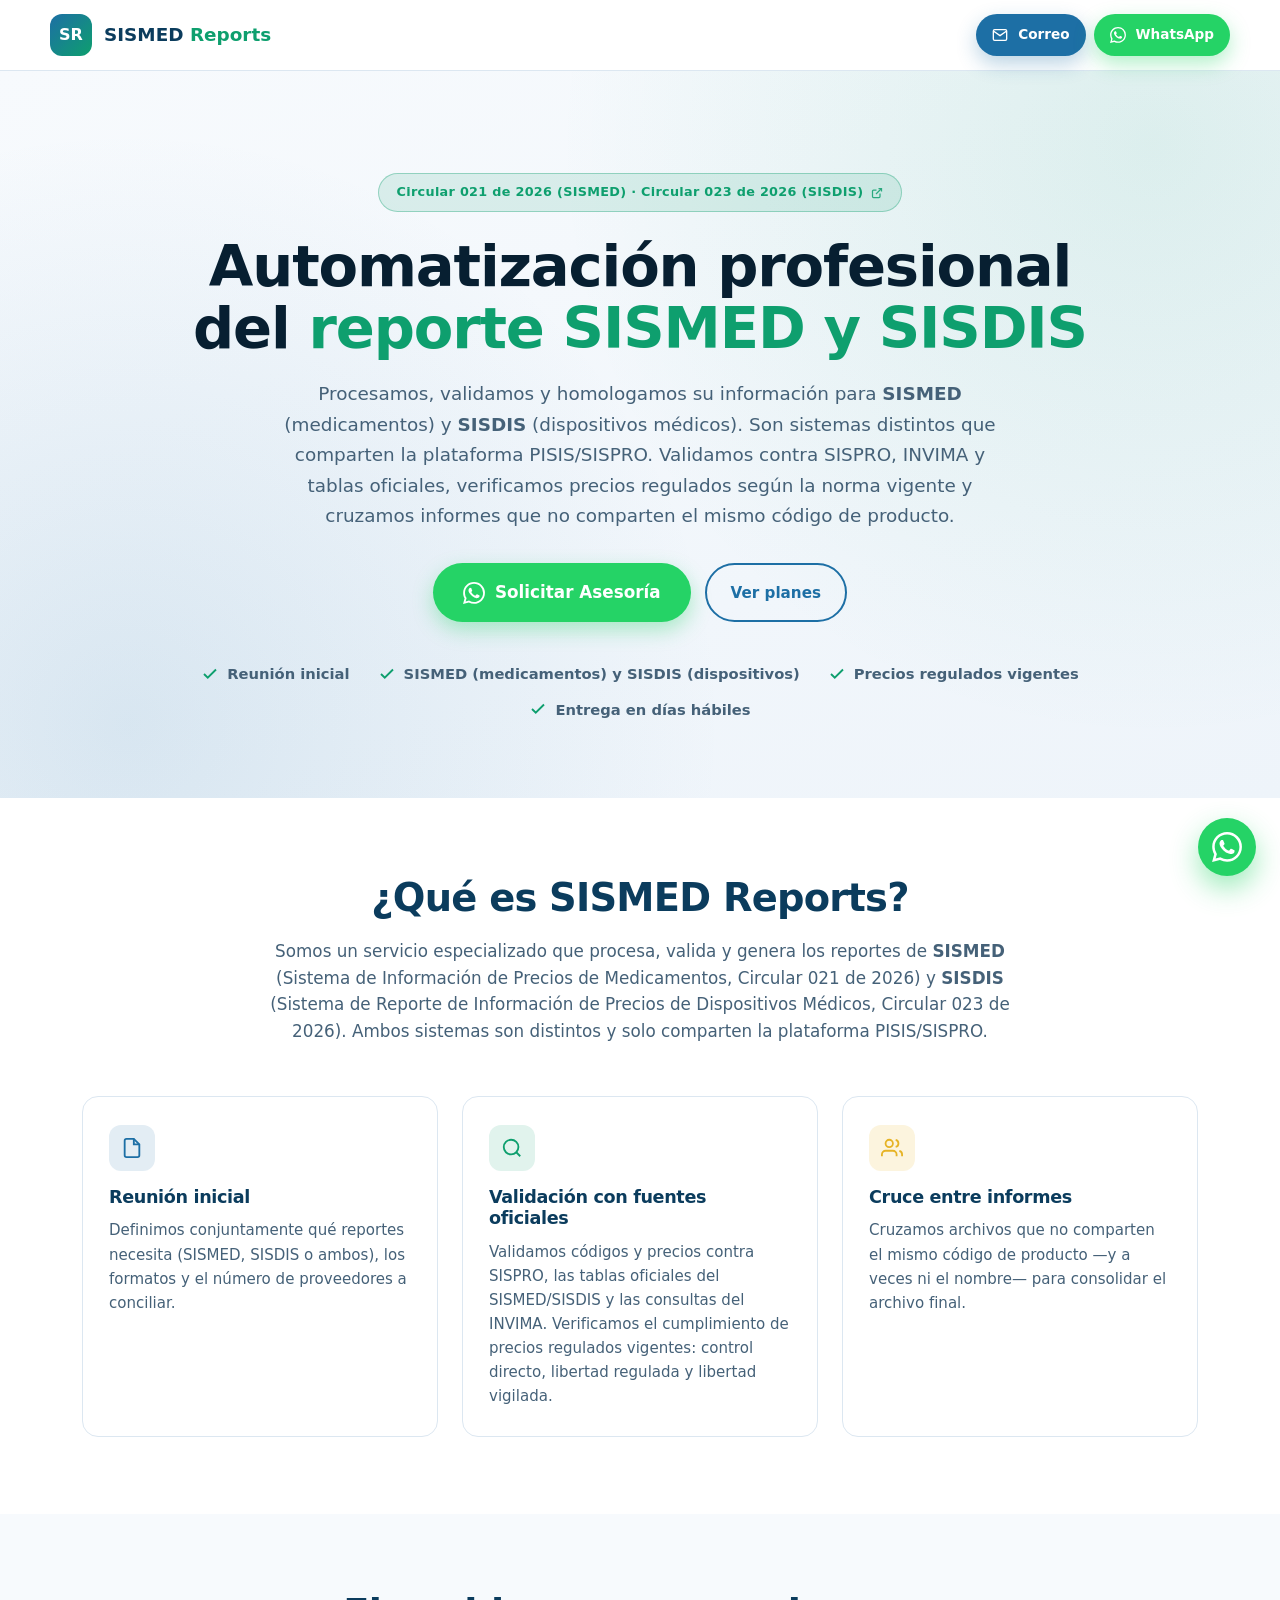
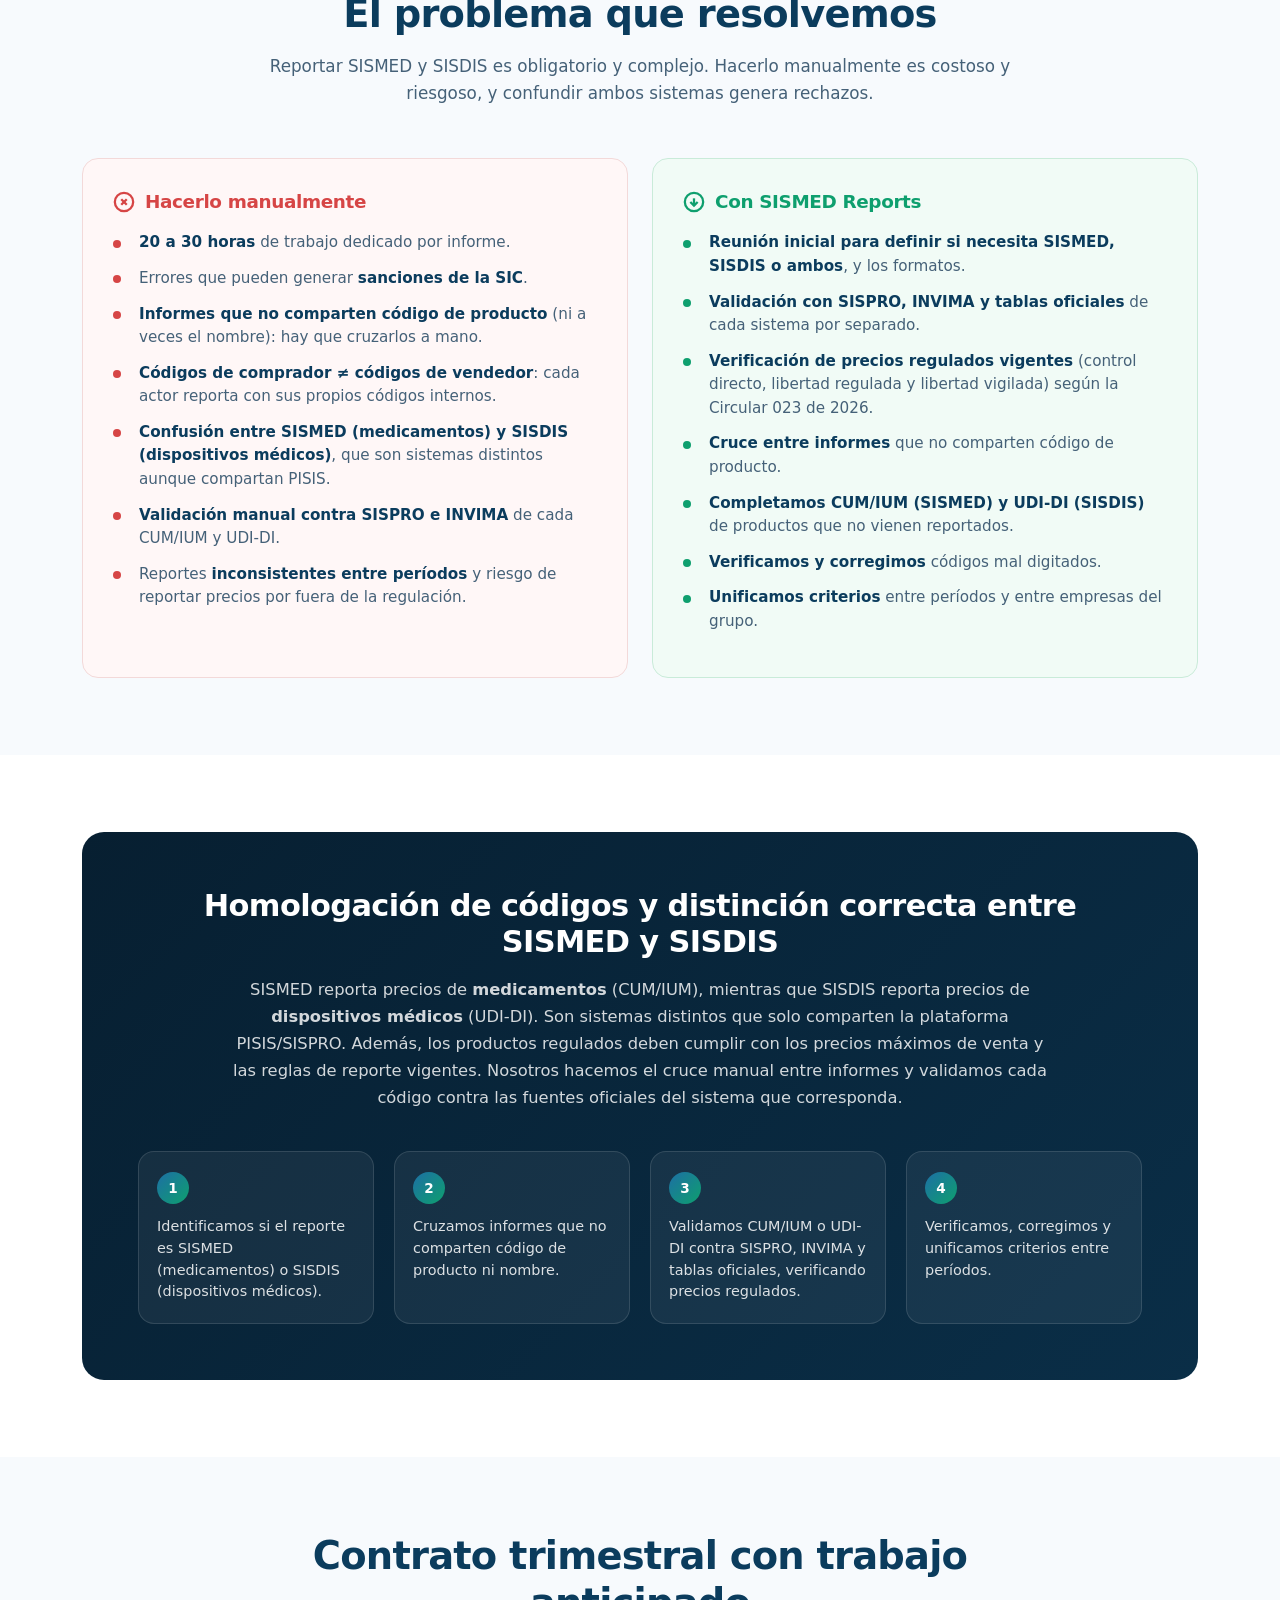
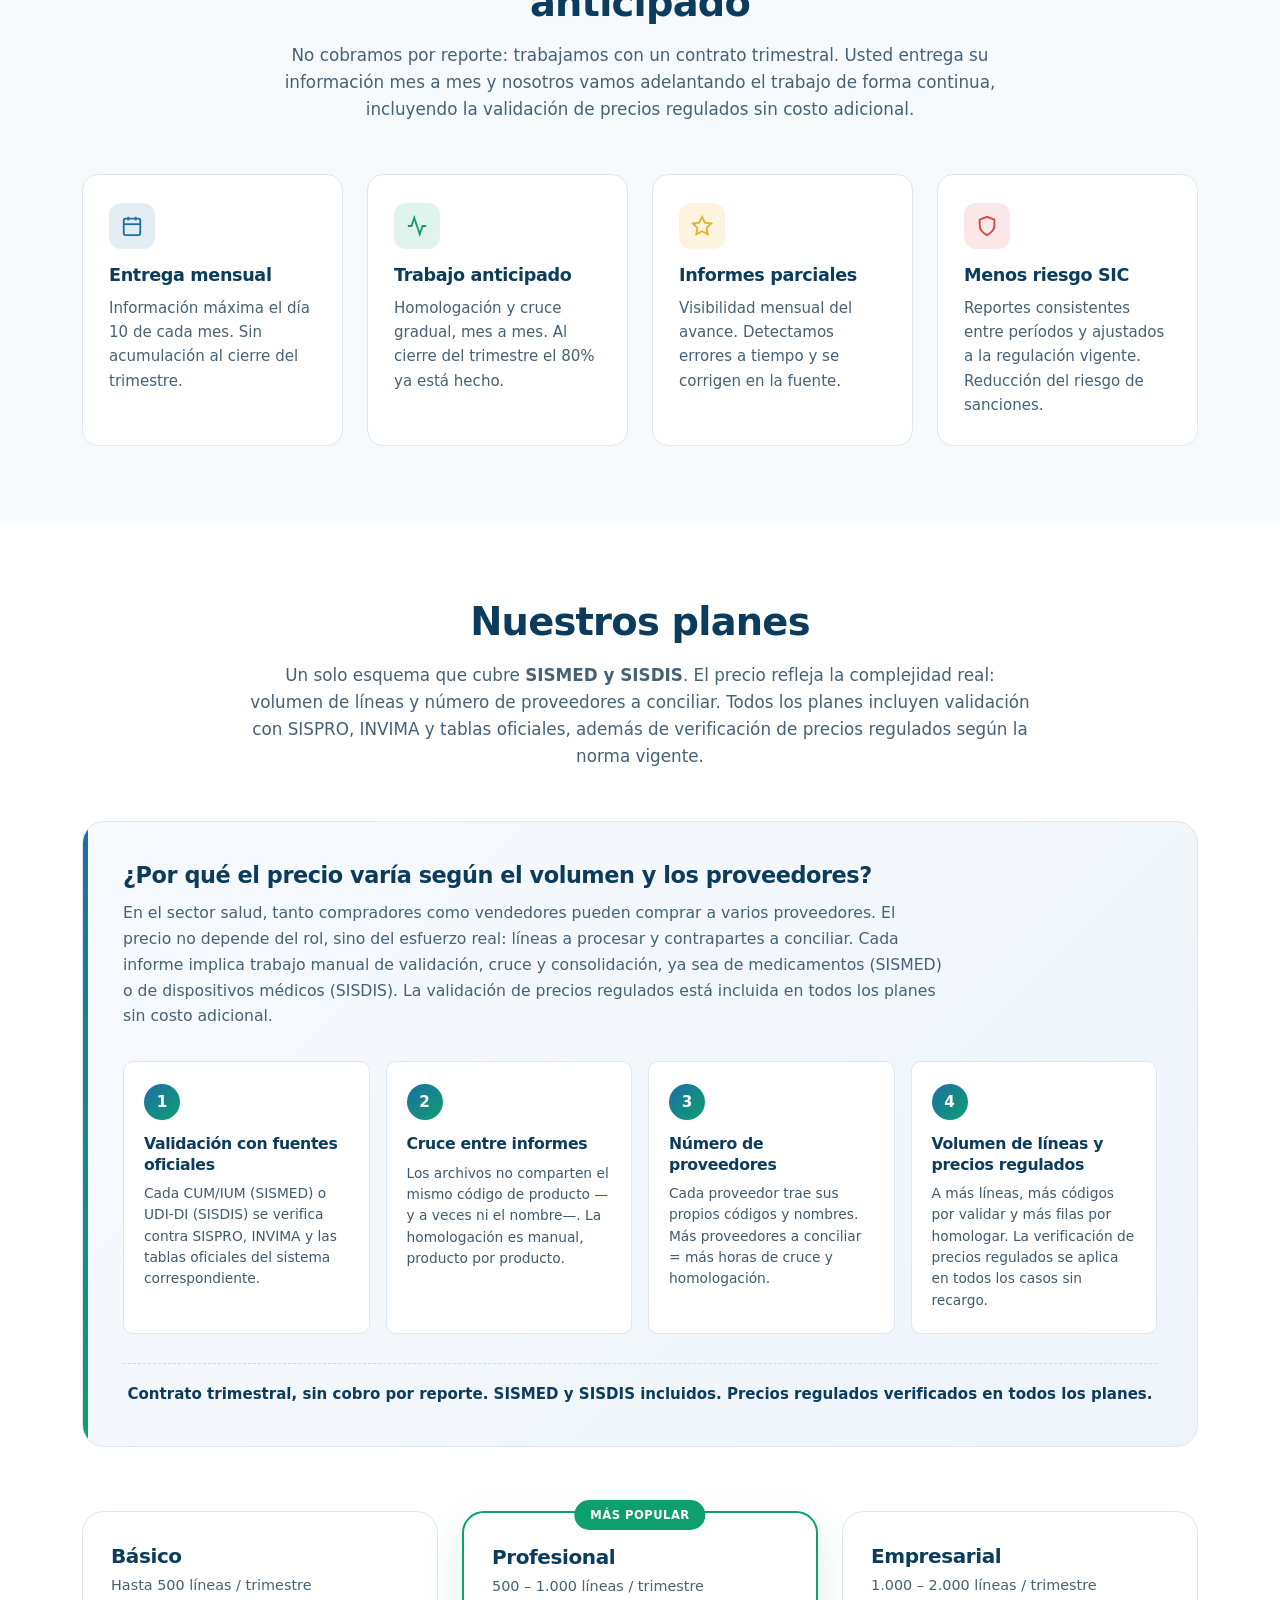
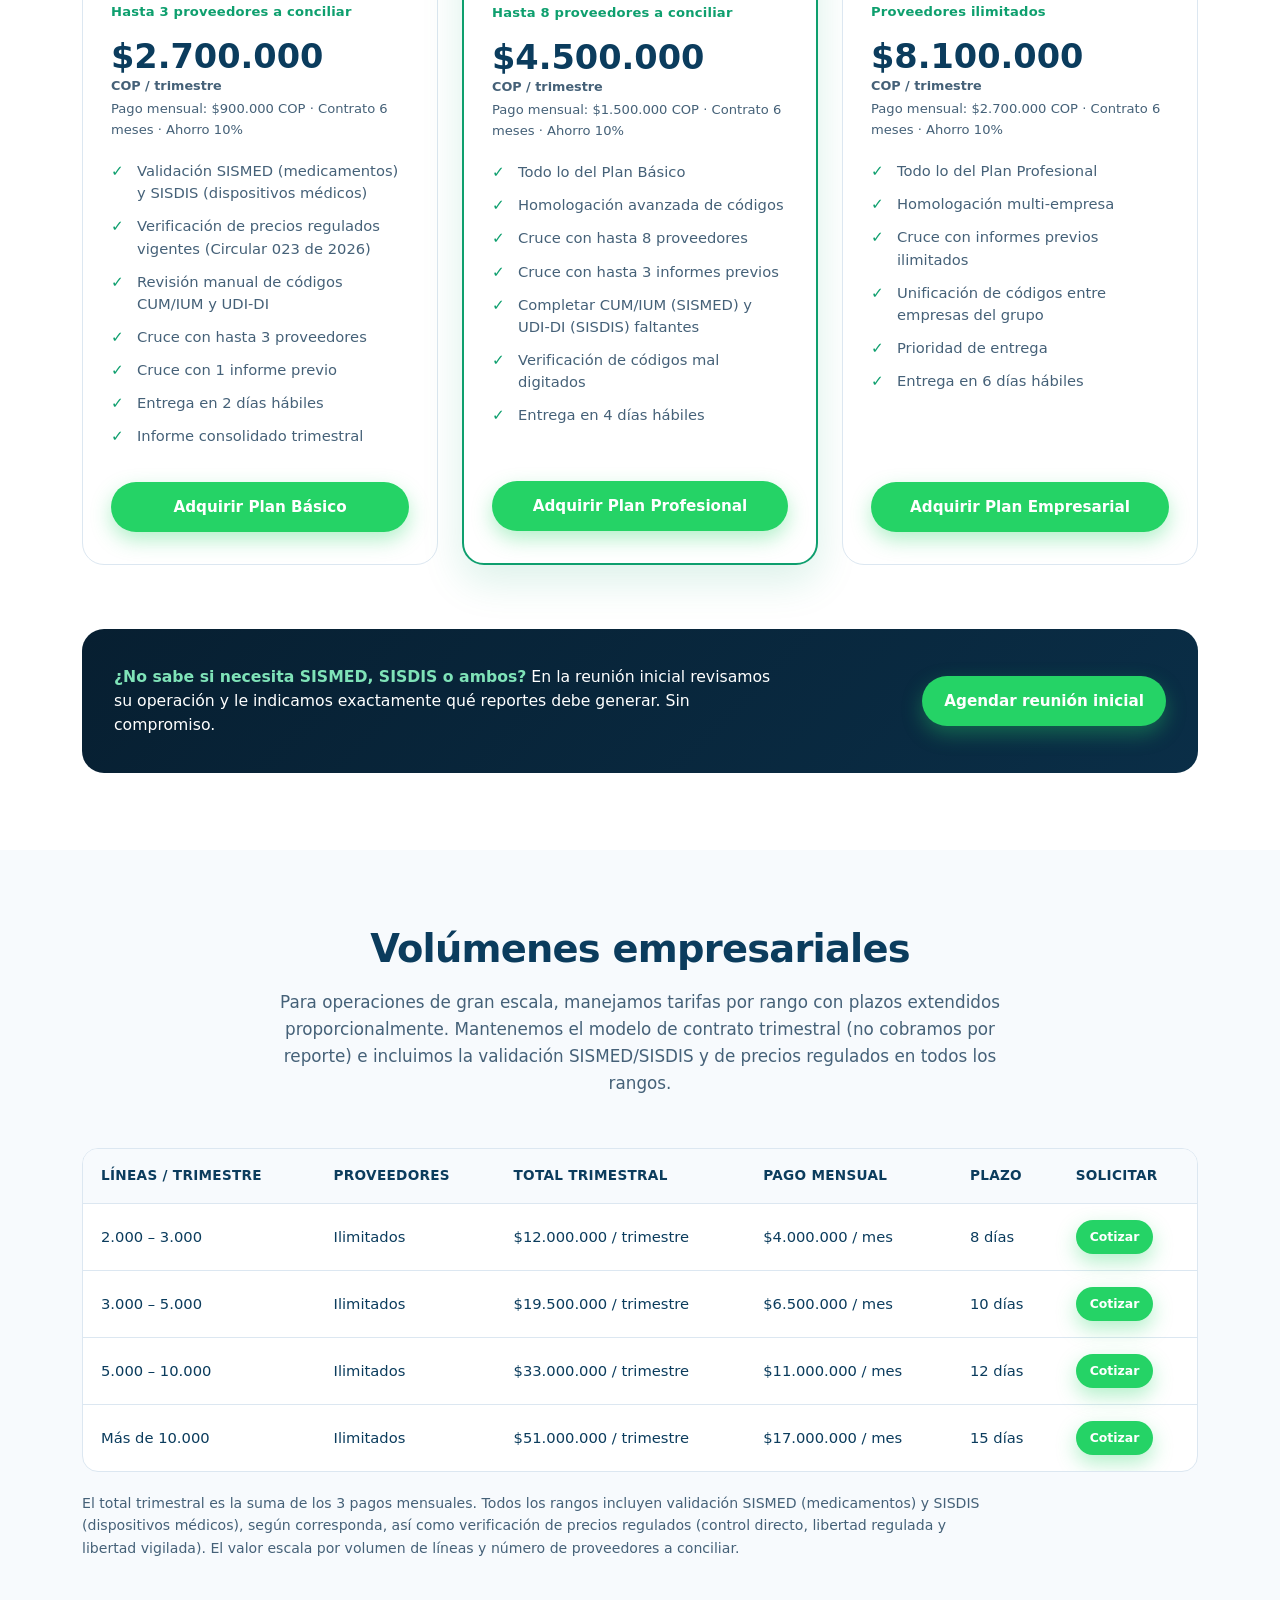
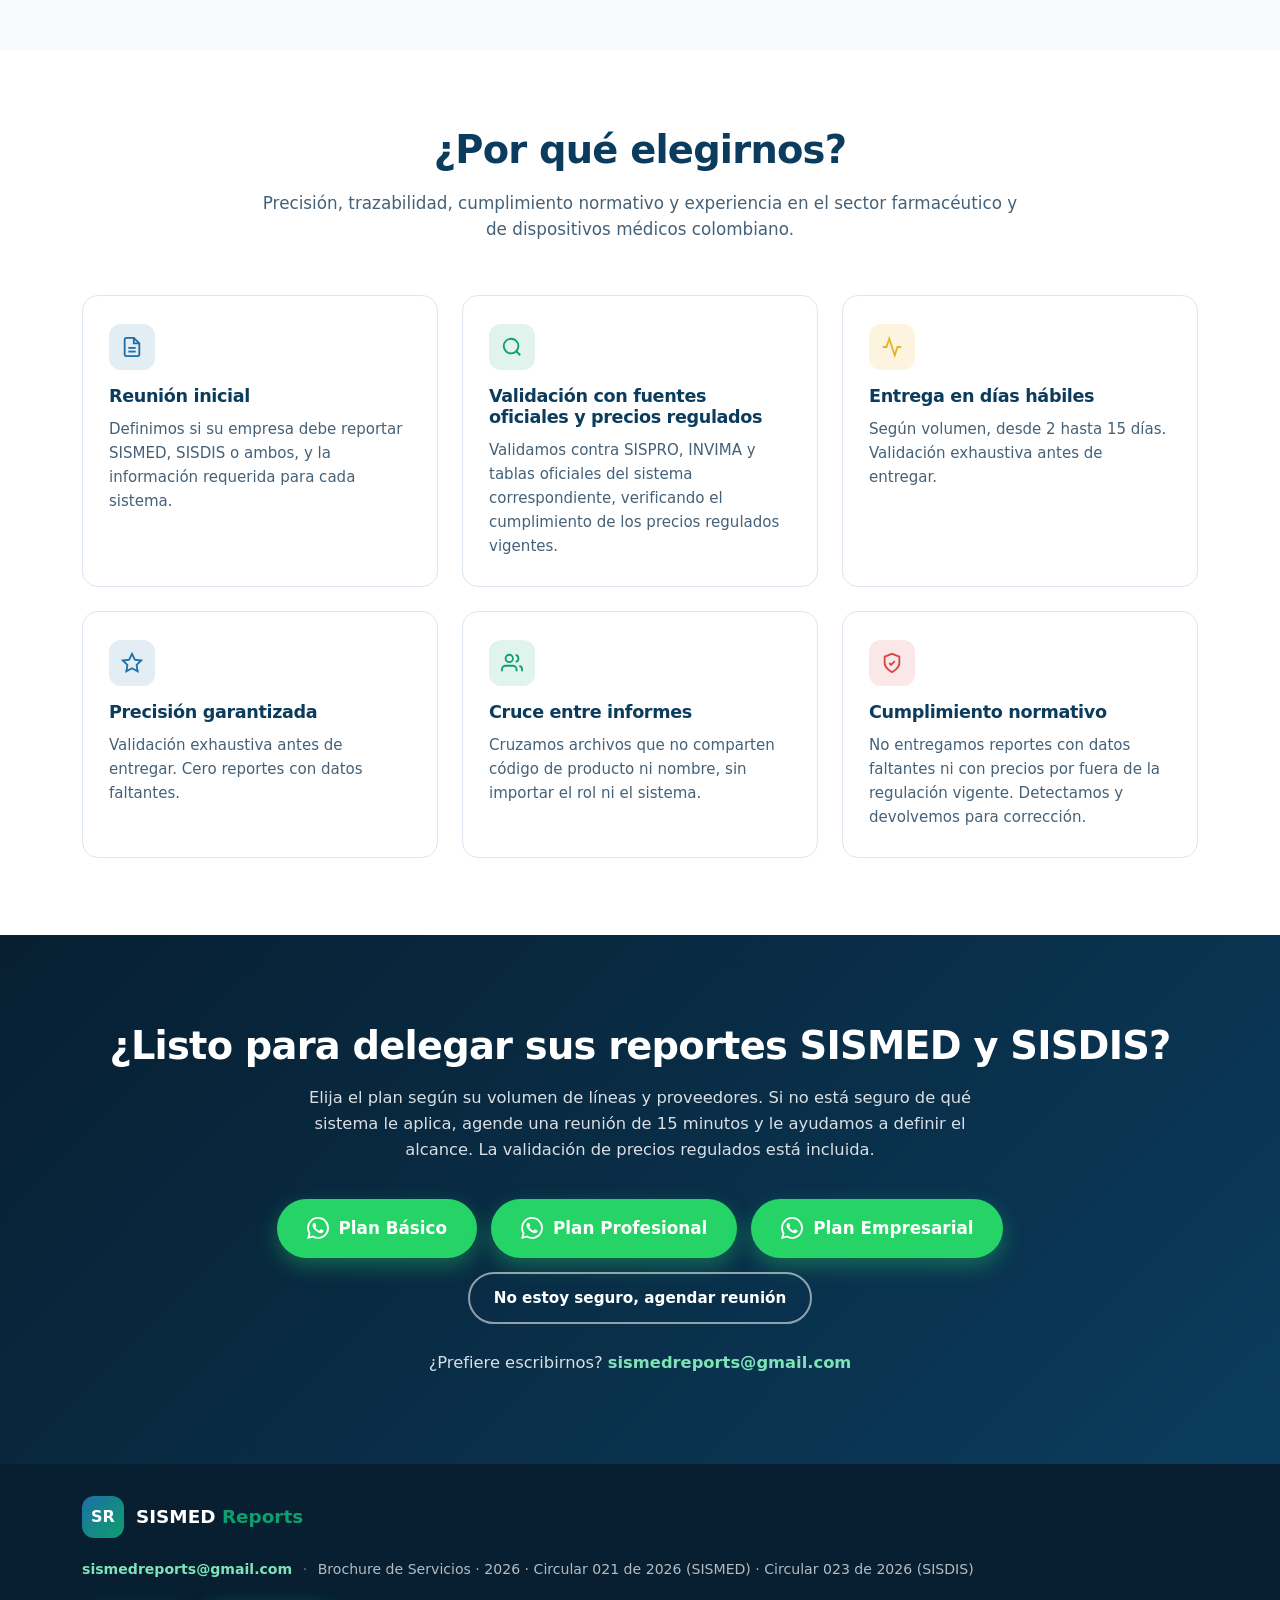
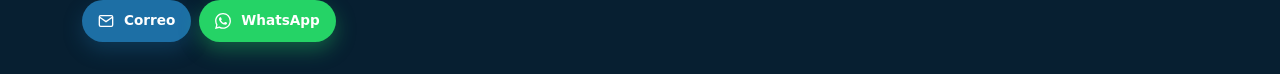
<file: index.html>
<!doctype html>
<html lang="es">
  <head>
    <meta charset="UTF-8" />
    <meta name="viewport" content="width=device-width, initial-scale=1.0" />
    <title>SISMED Reports — Automatización profesional del reporte SISMED y SISDIS</title>
    <meta
      name="description"
      content="Procesamos, validamos y generamos su reporte SISMED (medicamentos) y SISDIS (dispositivos médicos) bajo las Circulares 021 y 023 de 2026. Ambos sistemas comparten la plataforma PISIS/SISPRO. Validación de precios regulados y entrega en días hábiles." />
    <link href="style.css" rel="stylesheet" />
  </head>
  <body>
    <!-- ============ HEADER ============ -->
    <header class="header">
      <div class="container header-inner">
        <div class="logo">
          <div class="logo-mark">SR</div>
          <div>
            SISMED
            <span>Reports</span>
          </div>
        </div>
        <div class="header-actions">
          <a
            class="btn-mail btn-mail-sm"
            href="mailto:sismedreports@gmail.com?subject=Informaci%C3%B3n%20sobre%20SISMED%20Reports"
            aria-label="Enviar correo a SISMED Reports">
            <svg viewBox="0 0 24 24" fill="none" stroke="currentColor" stroke-width="2">
              <rect x="2" y="4" width="20" height="16" rx="2"></rect>
              <polyline points="22,6 12,13 2,6"></polyline>
            </svg>
            Correo
          </a>
          <a
            class="btn-wa btn-wa-sm"
            href="https://wa.me/573134289653?text=Hola%2C%20quiero%20informaci%C3%B3n%20sobre%20SISMED%20Reports"
            target="_blank"
            rel="noopener">
            <svg viewBox="0 0 24 24" fill="currentColor">
              <path
                d="M17.472 14.382c-.297-.149-1.758-.867-2.03-.967-.273-.099-.471-.148-.67.15-.197.297-.767.966-.94 1.164-.173.199-.347.223-.644.075-.297-.15-1.255-.463-2.39-1.475-.883-.788-1.48-1.761-1.653-2.059-.173-.297-.018-.458.13-.606.134-.133.298-.347.446-.52.149-.174.198-.298.298-.497.099-.198.05-.371-.025-.52-.075-.149-.669-1.612-.916-2.207-.242-.579-.487-.5-.669-.51l-.57-.01c-.198 0-.52.074-.792.372-.272.297-1.04 1.016-1.04 2.479 0 1.462 1.065 2.875 1.213 3.074.149.198 2.096 3.2 5.077 4.487.709.306 1.262.489 1.694.625.712.227 1.36.195 1.871.118.571-.085 1.758-.719 2.006-1.413.248-.694.248-1.289.173-1.413-.074-.124-.272-.198-.57-.347m-5.421 7.403h-.004a9.87 9.87 0 01-5.031-1.378l-.361-.214-3.741.982.998-3.648-.235-.374a9.86 9.86 0 01-1.51-5.26c.001-5.45 4.436-9.884 9.888-9.884 2.64 0 5.122 1.03 6.988 2.898a9.825 9.825 0 012.893 6.994c-.003 5.45-4.437 9.884-9.885 9.884m8.413-18.297A11.815 11.815 0 0012.05 0C5.495 0 .16 5.335.157 11.892c0 2.096.547 4.142 1.588 5.945L.057 24l6.305-1.654a11.882 11.882 0 005.683 1.448h.005c6.554 0 11.89-5.335 11.893-11.893a11.821 11.821 0 00-3.48-8.413z"></path>
            </svg>
            WhatsApp
          </a>
        </div>
      </div>
    </header>

    <!-- ============ HERO ============ -->
    <section class="hero">
      <div class="container">
        <a
          class="badge badge-link"
          href="https://www.minsalud.gov.co/salud/medicamentos-y-tecnologias/Paginas/medicamentos-regulacion-precios.aspx"
          target="_blank"
          rel="noopener">
          Circular 021 de 2026 (SISMED) · Circular 023 de 2026 (SISDIS)
          <svg width="12" height="12" viewBox="0 0 24 24" fill="none" stroke="currentColor" stroke-width="2.5">
            <path d="M18 13v6a2 2 0 01-2 2H5a2 2 0 01-2-2V8a2 2 0 012-2h6"></path>
            <polyline points="15 3 21 3 21 9"></polyline>
            <line x1="10" y1="14" x2="21" y2="3"></line>
          </svg>
        </a>
        <h1>
          Automatización profesional del
          <em>reporte SISMED y SISDIS</em>
        </h1>
        <p class="sub">
          Procesamos, validamos y homologamos su información para <strong>SISMED</strong> (medicamentos) y <strong>SISDIS</strong> (dispositivos médicos). Son
          sistemas distintos que comparten la plataforma PISIS/SISPRO. Validamos contra SISPRO, INVIMA y tablas oficiales, verificamos precios regulados según la
          norma vigente y cruzamos informes que no comparten el mismo código de producto.
        </p>
        <div class="hero-actions">
          <a
            class="btn-wa btn-wa-lg"
            href="https://wa.me/573134289653?text=Hola%2C%20quiero%20agendar%20una%20asesor%C3%ADa%20para%20el%20reporte%20SISMED%20o%20SISDIS"
            target="_blank"
            rel="noopener">
            <svg viewBox="0 0 24 24" fill="currentColor">
              <path
                d="M17.472 14.382c-.297-.149-1.758-.867-2.03-.967-.273-.099-.471-.148-.67.15-.197.297-.767.966-.94 1.164-.173.199-.347.223-.644.075-.297-.15-1.255-.463-2.39-1.475-.883-.788-1.48-1.761-1.653-2.059-.173-.297-.018-.458.13-.606.134-.133.298-.347.446-.52.149-.174.198-.298.298-.497.099-.198.05-.371-.025-.52-.075-.149-.669-1.612-.916-2.207-.242-.579-.487-.5-.669-.51l-.57-.01c-.198 0-.52.074-.792.372-.272.297-1.04 1.016-1.04 2.479 0 1.462 1.065 2.875 1.213 3.074.149.198 2.096 3.2 5.077 4.487.709.306 1.262.489 1.694.625.712.227 1.36.195 1.871.118.571-.085 1.758-.719 2.006-1.413.248-.694.248-1.289.173-1.413-.074-.124-.272-.198-.57-.347m-5.421 7.403h-.004a9.87 9.87 0 01-5.031-1.378l-.361-.214-3.741.982.998-3.648-.235-.374a9.86 9.86 0 01-1.51-5.26c.001-5.45 4.436-9.884 9.888-9.884 2.64 0 5.122 1.03 6.988 2.898a9.825 9.825 0 012.893 6.994c-.003 5.45-4.437 9.884-9.885 9.884m8.413-18.297A11.815 11.815 0 0012.05 0C5.495 0 .16 5.335.157 11.892c0 2.096.547 4.142 1.588 5.945L.057 24l6.305-1.654a11.882 11.882 0 005.683 1.448h.005c6.554 0 11.89-5.335 11.893-11.893a11.821 11.821 0 00-3.48-8.413z"></path>
            </svg>
            Solicitar Asesoría
          </a>
          <a class="btn-outline" href="#planes">Ver planes</a>
        </div>
        <div class="hero-trust">
          <div>
            <svg viewBox="0 0 24 24" fill="none" stroke="currentColor" stroke-width="2.5"><polyline points="20 6 9 17 4 12"></polyline></svg>
            Reunión inicial
          </div>
          <div>
            <svg viewBox="0 0 24 24" fill="none" stroke="currentColor" stroke-width="2.5"><polyline points="20 6 9 17 4 12"></polyline></svg>
            SISMED (medicamentos) y SISDIS (dispositivos)
          </div>
          <div>
            <svg viewBox="0 0 24 24" fill="none" stroke="currentColor" stroke-width="2.5"><polyline points="20 6 9 17 4 12"></polyline></svg>
            Precios regulados vigentes
          </div>
          <div>
            <svg viewBox="0 0 24 24" fill="none" stroke="currentColor" stroke-width="2.5"><polyline points="20 6 9 17 4 12"></polyline></svg>
            Entrega en días hábiles
          </div>
        </div>
      </div>
    </section>

    <!-- ============ QUÉ ES ============ -->
    <section>
      <div class="container">
        <div class="section-title">
          <h2>¿Qué es SISMED Reports?</h2>
          <p>
            Somos un servicio especializado que procesa, valida y genera los reportes de <strong>SISMED</strong> (Sistema de Información de Precios de
            Medicamentos, Circular 021 de 2026) y <strong>SISDIS</strong> (Sistema de Reporte de Información de Precios de Dispositivos Médicos, Circular 023 de
            2026). Ambos sistemas son distintos y solo comparten la plataforma PISIS/SISPRO.
          </p>
        </div>
        <div class="grid-3">
          <div class="card">
            <div class="icon icon-blue">
              <svg viewBox="0 0 24 24" fill="none" stroke="currentColor" stroke-width="2">
                <path d="M14 2H6a2 2 0 00-2 2v16a2 2 0 002 2h12a2 2 0 002-2V8z"></path>
                <polyline points="14 2 14 8 20 8"></polyline>
              </svg>
            </div>
            <h3>Reunión inicial</h3>
            <p>Definimos conjuntamente qué reportes necesita (SISMED, SISDIS o ambos), los formatos y el número de proveedores a conciliar.</p>
          </div>
          <div class="card">
            <div class="icon icon-green">
              <svg viewBox="0 0 24 24" fill="none" stroke="currentColor" stroke-width="2">
                <circle cx="11" cy="11" r="8"></circle>
                <line x1="21" y1="21" x2="16.65" y2="16.65"></line>
              </svg>
            </div>
            <h3>Validación con fuentes oficiales</h3>
            <p>
              Validamos códigos y precios contra SISPRO, las tablas oficiales del SISMED/SISDIS y las consultas del INVIMA. Verificamos el cumplimiento de
              precios regulados vigentes: control directo, libertad regulada y libertad vigilada.
            </p>
          </div>
          <div class="card">
            <div class="icon icon-gold">
              <svg viewBox="0 0 24 24" fill="none" stroke="currentColor" stroke-width="2">
                <path d="M17 21v-2a4 4 0 00-4-4H5a4 4 0 00-4 4v2"></path>
                <circle cx="9" cy="7" r="4"></circle>
                <path d="M23 21v-2a4 4 0 00-3-3.87"></path>
                <path d="M16 3.13a4 4 0 010 7.75"></path>
              </svg>
            </div>
            <h3>Cruce entre informes</h3>
            <p>Cruzamos archivos que no comparten el mismo código de producto —y a veces ni el nombre— para consolidar el archivo final.</p>
          </div>
        </div>
      </div>
    </section>

    <!-- ============ PROBLEMA / SOLUCIÓN ============ -->
    <section class="alt">
      <div class="container">
        <div class="section-title">
          <h2>El problema que resolvemos</h2>
          <p>Reportar SISMED y SISDIS es obligatorio y complejo. Hacerlo manualmente es costoso y riesgoso, y confundir ambos sistemas genera rechazos.</p>
        </div>
        <div class="two-col">
          <div class="panel panel-problema">
            <h3>
              <svg width="22" height="22" viewBox="0 0 24 24" fill="none" stroke="currentColor" stroke-width="2.5">
                <circle cx="12" cy="12" r="10"></circle>
                <line x1="15" y1="9" x2="9" y2="15"></line>
                <line x1="9" y1="9" x2="15" y2="15"></line>
              </svg>
              Hacerlo manualmente
            </h3>
            <ul>
              <li><strong>20 a 30 horas</strong> de trabajo dedicado por informe.</li>
              <li>Errores que pueden generar <strong>sanciones de la SIC</strong>.</li>
              <li><strong>Informes que no comparten código de producto</strong> (ni a veces el nombre): hay que cruzarlos a mano.</li>
              <li><strong>Códigos de comprador ≠ códigos de vendedor</strong>: cada actor reporta con sus propios códigos internos.</li>
              <li><strong>Confusión entre SISMED (medicamentos) y SISDIS (dispositivos médicos)</strong>, que son sistemas distintos aunque compartan PISIS.</li>
              <li><strong>Validación manual contra SISPRO e INVIMA</strong> de cada CUM/IUM y UDI-DI.</li>
              <li>Reportes <strong>inconsistentes entre períodos</strong> y riesgo de reportar precios por fuera de la regulación.</li>
            </ul>
          </div>
          <div class="panel panel-solucion">
            <h3>
              <svg width="22" height="22" viewBox="0 0 24 24" fill="none" stroke="currentColor" stroke-width="2.5">
                <circle cx="12" cy="12" r="10"></circle>
                <polyline points="16 12 12 16 8 12"></polyline>
                <line x1="12" y1="8" x2="12" y2="16"></line>
              </svg>
              Con SISMED Reports
            </h3>
            <ul>
              <li><strong>Reunión inicial para definir si necesita SISMED, SISDIS o ambos</strong>, y los formatos.</li>
              <li><strong>Validación con SISPRO, INVIMA y tablas oficiales</strong> de cada sistema por separado.</li>
              <li><strong>Verificación de precios regulados vigentes</strong> (control directo, libertad regulada y libertad vigilada) según la Circular 023 de 2026.</li>
              <li><strong>Cruce entre informes</strong> que no comparten código de producto.</li>
              <li><strong>Completamos CUM/IUM (SISMED) y UDI-DI (SISDIS)</strong> de productos que no vienen reportados.</li>
              <li><strong>Verificamos y corregimos</strong> códigos mal digitados.</li>
              <li><strong>Unificamos criterios</strong> entre períodos y entre empresas del grupo.</li>
            </ul>
          </div>
        </div>
      </div>
    </section>

    <!-- ============ DIFERENCIADOR ============ -->
    <section>
      <div class="container">
        <div class="highlight">
          <h3>Homologación de códigos y distinción correcta entre SISMED y SISDIS</h3>
          <p>
            SISMED reporta precios de <strong>medicamentos</strong> (CUM/IUM), mientras que SISDIS reporta precios de <strong>dispositivos médicos</strong>
            (UDI-DI). Son sistemas distintos que solo comparten la plataforma PISIS/SISPRO. Además, los productos regulados deben cumplir con los precios
            máximos de venta y las reglas de reporte vigentes. Nosotros hacemos el cruce manual entre informes y validamos cada código contra las fuentes
            oficiales del sistema que corresponda.
          </p>
          <div class="steps">
            <div class="step">
              <span class="num">1</span>
              <p>Identificamos si el reporte es SISMED (medicamentos) o SISDIS (dispositivos médicos).</p>
            </div>
            <div class="step">
              <span class="num">2</span>
              <p>Cruzamos informes que no comparten código de producto ni nombre.</p>
            </div>
            <div class="step">
              <span class="num">3</span>
              <p>Validamos CUM/IUM o UDI-DI contra SISPRO, INVIMA y tablas oficiales, verificando precios regulados.</p>
            </div>
            <div class="step">
              <span class="num">4</span>
              <p>Verificamos, corregimos y unificamos criterios entre períodos.</p>
            </div>
          </div>
        </div>
      </div>
    </section>

    <!-- ============ MODELO MENSUAL ============ -->
    <section class="alt">
      <div class="container">
        <div class="section-title">
          <h2>Contrato trimestral con trabajo anticipado</h2>
          <p>
            No cobramos por reporte: trabajamos con un contrato trimestral. Usted entrega su información mes a mes y nosotros vamos adelantando el trabajo de
            forma continua, incluyendo la validación de precios regulados sin costo adicional.
          </p>
        </div>
        <div class="grid-4">
          <div class="card">
            <div class="icon icon-blue">
              <svg viewBox="0 0 24 24" fill="none" stroke="currentColor" stroke-width="2">
                <rect x="3" y="4" width="18" height="18" rx="2"></rect>
                <line x1="16" y1="2" x2="16" y2="6"></line>
                <line x1="8" y1="2" x2="8" y2="6"></line>
                <line x1="3" y1="10" x2="21" y2="10"></line>
              </svg>
            </div>
            <h3>Entrega mensual</h3>
            <p>Información máxima el día 10 de cada mes. Sin acumulación al cierre del trimestre.</p>
          </div>
          <div class="card">
            <div class="icon icon-green">
              <svg viewBox="0 0 24 24" fill="none" stroke="currentColor" stroke-width="2"><polyline points="22 12 18 12 15 21 9 3 6 12 2 12"></polyline></svg>
            </div>
            <h3>Trabajo anticipado</h3>
            <p>Homologación y cruce gradual, mes a mes. Al cierre del trimestre el 80% ya está hecho.</p>
          </div>
          <div class="card">
            <div class="icon icon-gold">
              <svg viewBox="0 0 24 24" fill="none" stroke="currentColor" stroke-width="2">
                <path d="M12 2l3.09 6.26L22 9.27l-5 4.87 1.18 6.88L12 17.77l-6.18 3.25L7 14.14 2 9.27l6.91-1.01L12 2z"></path>
              </svg>
            </div>
            <h3>Informes parciales</h3>
            <p>Visibilidad mensual del avance. Detectamos errores a tiempo y se corrigen en la fuente.</p>
          </div>
          <div class="card">
            <div class="icon icon-red">
              <svg viewBox="0 0 24 24" fill="none" stroke="currentColor" stroke-width="2"><path d="M12 22s8-4 8-10V5l-8-3-8 3v7c0 6 8 10 8 10z"></path></svg>
            </div>
            <h3>Menos riesgo SIC</h3>
            <p>Reportes consistentes entre períodos y ajustados a la regulación vigente. Reducción del riesgo de sanciones.</p>
          </div>
        </div>
      </div>
    </section>

    <!-- ============ PLANES ============ -->
    <section id="planes">
      <div class="container">
        <div class="section-title">
          <h2>Nuestros planes</h2>
          <p>
            Un solo esquema que cubre <strong>SISMED y SISDIS</strong>. El precio refleja la complejidad real: volumen de líneas y número de proveedores a
            conciliar. Todos los planes incluyen validación con SISPRO, INVIMA y tablas oficiales, además de verificación de precios regulados según la norma
            vigente.
          </p>
        </div>

        <!-- JUSTIFICACIÓN DE PRECIOS -->
        <div class="justificacion-precios">
          <h3 class="justif-titulo">¿Por qué el precio varía según el volumen y los proveedores?</h3>
          <p class="justif-intro">
            En el sector salud, tanto compradores como vendedores pueden comprar a varios proveedores. El precio no depende del rol, sino del esfuerzo real:
            líneas a procesar y contrapartes a conciliar. Cada informe implica trabajo manual de validación, cruce y consolidación, ya sea de medicamentos
            (SISMED) o de dispositivos médicos (SISDIS). La validación de precios regulados está incluida en todos los planes sin costo adicional.
          </p>

          <div class="justif-grid">
            <div class="justif-card">
              <div class="justif-icon">1</div>
              <h4>Validación con fuentes oficiales</h4>
              <p>Cada CUM/IUM (SISMED) o UDI-DI (SISDIS) se verifica contra SISPRO, INVIMA y las tablas oficiales del sistema correspondiente.</p>
            </div>
            <div class="justif-card">
              <div class="justif-icon">2</div>
              <h4>Cruce entre informes</h4>
              <p>Los archivos no comparten el mismo código de producto —y a veces ni el nombre—. La homologación es manual, producto por producto.</p>
            </div>
            <div class="justif-card">
              <div class="justif-icon">3</div>
              <h4>Número de proveedores</h4>
              <p>Cada proveedor trae sus propios códigos y nombres. Más proveedores a conciliar = más horas de cruce y homologación.</p>
            </div>
            <div class="justif-card">
              <div class="justif-icon">4</div>
              <h4>Volumen de líneas y precios regulados</h4>
              <p>A más líneas, más códigos por validar y más filas por homologar. La verificación de precios regulados se aplica en todos los casos sin recargo.</p>
            </div>
          </div>

          <p class="justif-cierre">Contrato trimestral, sin cobro por reporte. SISMED y SISDIS incluidos. Precios regulados verificados en todos los planes.</p>
        </div>

        <!-- PLANES UNIFICADOS -->
        <div class="planes">
          <!-- BÁSICO -->
          <div class="plan">
            <h3>Básico</h3>
            <div class="volumen">Hasta 500 líneas / trimestre</div>
            <div class="proveedores">Hasta 3 proveedores a conciliar</div>
            <div class="precio">
              $2.700.000
              <small>COP / trimestre</small>
            </div>
            <div class="total-trim">Pago mensual: $900.000 COP · Contrato 6 meses · Ahorro 10%</div>
            <ul>
              <li>Validación SISMED (medicamentos) y SISDIS (dispositivos médicos)</li>
              <li>Verificación de precios regulados vigentes (Circular 023 de 2026)</li>
              <li>Revisión manual de códigos CUM/IUM y UDI-DI</li>
              <li>Cruce con hasta 3 proveedores</li>
              <li>Cruce con 1 informe previo</li>
              <li>Entrega en 2 días hábiles</li>
              <li>Informe consolidado trimestral</li>
            </ul>
            <a
              class="btn-wa"
              href="https://wa.me/573134289653?text=Hola%2C%20me%20interesa%20el%20Plan%20B%C3%A1sico%20(hasta%20500%20l%C3%ADneas%20y%203%20proveedores)%20de%20SISMED%20Reports"
              target="_blank"
              rel="noopener">
              Adquirir Plan Básico
            </a>
          </div>

          <!-- PROFESIONAL -->
          <div class="plan destacado">
            <span class="tag">MÁS POPULAR</span>
            <h3>Profesional</h3>
            <div class="volumen">500 – 1.000 líneas / trimestre</div>
            <div class="proveedores">Hasta 8 proveedores a conciliar</div>
            <div class="precio">
              $4.500.000
              <small>COP / trimestre</small>
            </div>
            <div class="total-trim">Pago mensual: $1.500.000 COP · Contrato 6 meses · Ahorro 10%</div>
            <ul>
              <li>Todo lo del Plan Básico</li>
              <li>Homologación avanzada de códigos</li>
              <li>Cruce con hasta 8 proveedores</li>
              <li>Cruce con hasta 3 informes previos</li>
              <li>Completar CUM/IUM (SISMED) y UDI-DI (SISDIS) faltantes</li>
              <li>Verificación de códigos mal digitados</li>
              <li>Entrega en 4 días hábiles</li>
            </ul>
            <a
              class="btn-wa"
              href="https://wa.me/573134289653?text=Hola%2C%20me%20interesa%20el%20Plan%20Profesional%20(500%20a%201.000%20l%C3%ADneas%20y%208%20proveedores)%20de%20SISMED%20Reports"
              target="_blank"
              rel="noopener">
              Adquirir Plan Profesional
            </a>
          </div>

          <!-- EMPRESARIAL -->
          <div class="plan">
            <h3>Empresarial</h3>
            <div class="volumen">1.000 – 2.000 líneas / trimestre</div>
            <div class="proveedores">Proveedores ilimitados</div>
            <div class="precio">
              $8.100.000
              <small>COP / trimestre</small>
            </div>
            <div class="total-trim">Pago mensual: $2.700.000 COP · Contrato 6 meses · Ahorro 10%</div>
            <ul>
              <li>Todo lo del Plan Profesional</li>
              <li>Homologación multi-empresa</li>
              <li>Cruce con informes previos ilimitados</li>
              <li>Unificación de códigos entre empresas del grupo</li>
              <li>Prioridad de entrega</li>
              <li>Entrega en 6 días hábiles</li>
            </ul>
            <a
              class="btn-wa"
              href="https://wa.me/573134289653?text=Hola%2C%20me%20interesa%20el%20Plan%20Empresarial%20(1.000%20a%202.000%20l%C3%ADneas%20y%20proveedores%20ilimitados)%20de%20SISMED%20Reports"
              target="_blank"
              rel="noopener">
              Adquirir Plan Empresarial
            </a>
          </div>
        </div>

        <!-- CTA INTERMEDIO -->
        <div class="cta-intermedio">
          <p>
            <strong>¿No sabe si necesita SISMED, SISDIS o ambos?</strong>
            En la reunión inicial revisamos su operación y le indicamos exactamente qué reportes debe generar. Sin compromiso.
          </p>
          <a
            class="btn-wa"
            href="https://wa.me/573134289653?text=Hola%2C%20quiero%20una%20reuni%C3%B3n%20para%20definir%20si%20necesito%20SISMED%2C%20SISDIS%20o%20ambos"
            target="_blank"
            rel="noopener">
            Agendar reunión inicial
          </a>
        </div>
      </div>
    </section>

    <!-- ============ VOLÚMENES EMPRESARIALES ============ -->
    <section class="alt">
      <div class="container">
        <div class="section-title">
          <h2>Volúmenes empresariales</h2>
          <p>
            Para operaciones de gran escala, manejamos tarifas por rango con plazos extendidos proporcionalmente. Mantenemos el modelo de contrato trimestral (no
            cobramos por reporte) e incluimos la validación SISMED/SISDIS y de precios regulados en todos los rangos.
          </p>
        </div>
        <div class="tabla-wrap">
          <table>
            <thead>
              <tr>
                <th>Líneas / trimestre</th>
                <th>Proveedores</th>
                <th>Total trimestral</th>
                <th>Pago mensual</th>
                <th>Plazo</th>
                <th>Solicitar</th>
              </tr>
            </thead>
            <tbody>
              <tr>
                <td>2.000 – 3.000</td>
                <td>Ilimitados</td>
                <td>$12.000.000 / trimestre</td>
                <td>$4.000.000 / mes</td>
                <td>8 días</td>
                <td>
                  <a
                    class="btn-wa btn-wa-sm"
                    href="https://wa.me/573134289653?text=Hola%2C%20quiero%20cotizar%20el%20rango%202.000%20a%203.000%20l%C3%ADneas%20de%20SISMED%20Reports"
                    target="_blank"
                    rel="noopener">
                    Cotizar
                  </a>
                </td>
              </tr>
              <tr>
                <td>3.000 – 5.000</td>
                <td>Ilimitados</td>
                <td>$19.500.000 / trimestre</td>
                <td>$6.500.000 / mes</td>
                <td>10 días</td>
                <td>
                  <a
                    class="btn-wa btn-wa-sm"
                    href="https://wa.me/573134289653?text=Hola%2C%20quiero%20cotizar%20el%20rango%203.000%20a%205.000%20l%C3%ADneas%20de%20SISMED%20Reports"
                    target="_blank"
                    rel="noopener">
                    Cotizar
                  </a>
                </td>
              </tr>
              <tr>
                <td>5.000 – 10.000</td>
                <td>Ilimitados</td>
                <td>$33.000.000 / trimestre</td>
                <td>$11.000.000 / mes</td>
                <td>12 días</td>
                <td>
                  <a
                    class="btn-wa btn-wa-sm"
                    href="https://wa.me/573134289653?text=Hola%2C%20quiero%20cotizar%20el%20rango%205.000%20a%2010.000%20l%C3%ADneas%20de%20SISMED%20Reports"
                    target="_blank"
                    rel="noopener">
                    Cotizar
                  </a>
                </td>
              </tr>
              <tr>
                <td>Más de 10.000</td>
                <td>Ilimitados</td>
                <td>$51.000.000 / trimestre</td>
                <td>$17.000.000 / mes</td>
                <td>15 días</td>
                <td>
                  <a
                    class="btn-wa btn-wa-sm"
                    href="https://wa.me/573134289653?text=Hola%2C%20quiero%20cotizar%20m%C3%A1s%20de%2010.000%20l%C3%ADneas%20de%20SISMED%20Reports"
                    target="_blank"
                    rel="noopener">
                    Cotizar
                  </a>
                </td>
              </tr>
            </tbody>
          </table>
        </div>
        <p class="nota-tabla">
          El total trimestral es la suma de los 3 pagos mensuales. Todos los rangos incluyen validación SISMED (medicamentos) y SISDIS (dispositivos médicos),
          según corresponda, así como verificación de precios regulados (control directo, libertad regulada y libertad vigilada). El valor escala por volumen
          de líneas y número de proveedores a conciliar.
        </p>
      </div>
    </section>

    <!-- ============ POR QUÉ ELEGIRNOS ============ -->
    <section>
      <div class="container">
        <div class="section-title">
          <h2>¿Por qué elegirnos?</h2>
          <p>Precisión, trazabilidad, cumplimiento normativo y experiencia en el sector farmacéutico y de dispositivos médicos colombiano.</p>
        </div>
        <div class="grid-3">
          <div class="card">
            <div class="icon icon-blue">
              <svg viewBox="0 0 24 24" fill="none" stroke="currentColor" stroke-width="2">
                <path d="M14 2H6a2 2 0 00-2 2v16a2 2 0 002 2h12a2 2 0 002-2V8z"></path>
                <polyline points="14 2 14 8 20 8"></polyline>
                <line x1="16" y1="13" x2="8" y2="13"></line>
                <line x1="16" y1="17" x2="8" y2="17"></line>
              </svg>
            </div>
            <h3>Reunión inicial</h3>
            <p>Definimos si su empresa debe reportar SISMED, SISDIS o ambos, y la información requerida para cada sistema.</p>
          </div>
          <div class="card">
            <div class="icon icon-green">
              <svg viewBox="0 0 24 24" fill="none" stroke="currentColor" stroke-width="2">
                <circle cx="11" cy="11" r="8"></circle>
                <line x1="21" y1="21" x2="16.65" y2="16.65"></line>
              </svg>
            </div>
            <h3>Validación con fuentes oficiales y precios regulados</h3>
            <p>Validamos contra SISPRO, INVIMA y tablas oficiales del sistema correspondiente, verificando el cumplimiento de los precios regulados vigentes.</p>
          </div>
          <div class="card">
            <div class="icon icon-gold">
              <svg viewBox="0 0 24 24" fill="none" stroke="currentColor" stroke-width="2"><polyline points="22 12 18 12 15 21 9 3 6 12 2 12"></polyline></svg>
            </div>
            <h3>Entrega en días hábiles</h3>
            <p>Según volumen, desde 2 hasta 15 días. Validación exhaustiva antes de entregar.</p>
          </div>
          <div class="card">
            <div class="icon icon-blue">
              <svg viewBox="0 0 24 24" fill="none" stroke="currentColor" stroke-width="2">
                <path d="M12 2l3.09 6.26L22 9.27l-5 4.87 1.18 6.88L12 17.77l-6.18 3.25L7 14.14 2 9.27l6.91-1.01L12 2z"></path>
              </svg>
            </div>
            <h3>Precisión garantizada</h3>
            <p>Validación exhaustiva antes de entregar. Cero reportes con datos faltantes.</p>
          </div>
          <div class="card">
            <div class="icon icon-green">
              <svg viewBox="0 0 24 24" fill="none" stroke="currentColor" stroke-width="2">
                <path d="M17 21v-2a4 4 0 00-4-4H5a4 4 0 00-4 4v2"></path>
                <circle cx="9" cy="7" r="4"></circle>
                <path d="M23 21v-2a4 4 0 00-3-3.87"></path>
                <path d="M16 3.13a4 4 0 010 7.75"></path>
              </svg>
            </div>
            <h3>Cruce entre informes</h3>
            <p>Cruzamos archivos que no comparten código de producto ni nombre, sin importar el rol ni el sistema.</p>
          </div>
          <div class="card">
            <div class="icon icon-red">
              <svg viewBox="0 0 24 24" fill="none" stroke="currentColor" stroke-width="2">
                <path d="M12 22s8-4 8-10V5l-8-3-8 3v7c0 6 8 10 8 10z"></path>
                <polyline points="9 12 11 14 15 10"></polyline>
              </svg>
            </div>
            <h3>Cumplimiento normativo</h3>
            <p>No entregamos reportes con datos faltantes ni con precios por fuera de la regulación vigente. Detectamos y devolvemos para corrección.</p>
          </div>
        </div>
      </div>
    </section>

    <!-- ============ CTA FINAL ============ -->
    <section class="cta-final">
      <div class="container">
        <h2>¿Listo para delegar sus reportes SISMED y SISDIS?</h2>
        <p>
          Elija el plan según su volumen de líneas y proveedores. Si no está seguro de qué sistema le aplica, agende una reunión de 15 minutos y le ayudamos a
          definir el alcance. La validación de precios regulados está incluida.
        </p>
        <div class="cta-final-botones">
          <a
            class="btn-wa btn-wa-lg"
            href="https://wa.me/573134289653?text=Hola%2C%20quiero%20informaci%C3%B3n%20sobre%20el%20Plan%20B%C3%A1sico%20de%20SISMED%20Reports"
            target="_blank"
            rel="noopener">
            <svg viewBox="0 0 24 24" fill="currentColor">
              <path
                d="M17.472 14.382c-.297-.149-1.758-.867-2.03-.967-.273-.099-.471-.148-.67.15-.197.297-.767.966-.94 1.164-.173.199-.347.223-.644.075-.297-.15-1.255-.463-2.39-1.475-.883-.788-1.48-1.761-1.653-2.059-.173-.297-.018-.458.13-.606.134-.133.298-.347.446-.52.149-.174.198-.298.298-.497.099-.198.05-.371-.025-.52-.075-.149-.669-1.612-.916-2.207-.242-.579-.487-.5-.669-.51l-.57-.01c-.198 0-.52.074-.792.372-.272.297-1.04 1.016-1.04 2.479 0 1.462 1.065 2.875 1.213 3.074.149.198 2.096 3.2 5.077 4.487.709.306 1.262.489 1.694.625.712.227 1.36.195 1.871.118.571-.085 1.758-.719 2.006-1.413.248-.694.248-1.289.173-1.413-.074-.124-.272-.198-.57-.347m-5.421 7.403h-.004a9.87 9.87 0 01-5.031-1.378l-.361-.214-3.741.982.998-3.648-.235-.374a9.86 9.86 0 01-1.51-5.26c.001-5.45 4.436-9.884 9.888-9.884 2.64 0 5.122 1.03 6.988 2.898a9.825 9.825 0 012.893 6.994c-.003 5.45-4.437 9.884-9.885 9.884m8.413-18.297A11.815 11.815 0 0012.05 0C5.495 0 .16 5.335.157 11.892c0 2.096.547 4.142 1.588 5.945L.057 24l6.305-1.654a11.882 11.882 0 005.683 1.448h.005c6.554 0 11.89-5.335 11.893-11.893a11.821 11.821 0 00-3.48-8.413z"></path>
            </svg>
            Plan Básico
          </a>
          <a
            class="btn-wa btn-wa-lg"
            href="https://wa.me/573134289653?text=Hola%2C%20quiero%20informaci%C3%B3n%20sobre%20el%20Plan%20Profesional%20de%20SISMED%20Reports"
            target="_blank"
            rel="noopener">
            <svg viewBox="0 0 24 24" fill="currentColor">
              <path
                d="M17.472 14.382c-.297-.149-1.758-.867-2.03-.967-.273-.099-.471-.148-.67.15-.197.297-.767.966-.94 1.164-.173.199-.347.223-.644.075-.297-.15-1.255-.463-2.39-1.475-.883-.788-1.48-1.761-1.653-2.059-.173-.297-.018-.458.13-.606.134-.133.298-.347.446-.52.149-.174.198-.298.298-.497.099-.198.05-.371-.025-.52-.075-.149-.669-1.612-.916-2.207-.242-.579-.487-.5-.669-.51l-.57-.01c-.198 0-.52.074-.792.372-.272.297-1.04 1.016-1.04 2.479 0 1.462 1.065 2.875 1.213 3.074.149.198 2.096 3.2 5.077 4.487.709.306 1.262.489 1.694.625.712.227 1.36.195 1.871.118.571-.085 1.758-.719 2.006-1.413.248-.694.248-1.289.173-1.413-.074-.124-.272-.198-.57-.347m-5.421 7.403h-.004a9.87 9.87 0 01-5.031-1.378l-.361-.214-3.741.982.998-3.648-.235-.374a9.86 9.86 0 01-1.51-5.26c.001-5.45 4.436-9.884 9.888-9.884 2.64 0 5.122 1.03 6.988 2.898a9.825 9.825 0 012.893 6.994c-.003 5.45-4.437 9.884-9.885 9.884m8.413-18.297A11.815 11.815 0 0012.05 0C5.495 0 .16 5.335.157 11.892c0 2.096.547 4.142 1.588 5.945L.057 24l6.305-1.654a11.882 11.882 0 005.683 1.448h.005c6.554 0 11.89-5.335 11.893-11.893a11.821 11.821 0 00-3.48-8.413z"></path>
            </svg>
            Plan Profesional
          </a>
          <a
            class="btn-wa btn-wa-lg"
            href="https://wa.me/573134289653?text=Hola%2C%20quiero%20informaci%C3%B3n%20sobre%20el%20Plan%20Empresarial%20de%20SISMED%20Reports"
            target="_blank"
            rel="noopener">
            <svg viewBox="0 0 24 24" fill="currentColor">
              <path
                d="M17.472 14.382c-.297-.149-1.758-.867-2.03-.967-.273-.099-.471-.148-.67.15-.197.297-.767.966-.94 1.164-.173.199-.347.223-.644.075-.297-.15-1.255-.463-2.39-1.475-.883-.788-1.48-1.761-1.653-2.059-.173-.297-.018-.458.13-.606.134-.133.298-.347.446-.52.149-.174.198-.298.298-.497.099-.198.05-.371-.025-.52-.075-.149-.669-1.612-.916-2.207-.242-.579-.487-.5-.669-.51l-.57-.01c-.198 0-.52.074-.792.372-.272.297-1.04 1.016-1.04 2.479 0 1.462 1.065 2.875 1.213 3.074.149.198 2.096 3.2 5.077 4.487.709.306 1.262.489 1.694.625.712.227 1.36.195 1.871.118.571-.085 1.758-.719 2.006-1.413.248-.694.248-1.289.173-1.413-.074-.124-.272-.198-.57-.347m-5.421 7.403h-.004a9.87 9.87 0 01-5.031-1.378l-.361-.214-3.741.982.998-3.648-.235-.374a9.86 9.86 0 01-1.51-5.26c.001-5.45 4.436-9.884 9.888-9.884 2.64 0 5.122 1.03 6.988 2.898a9.825 9.825 0 012.893 6.994c-.003 5.45-4.437 9.884-9.885 9.884m8.413-18.297A11.815 11.815 0 0012.05 0C5.495 0 .16 5.335.157 11.892c0 2.096.547 4.142 1.588 5.945L.057 24l6.305-1.654a11.882 11.882 0 005.683 1.448h.005c6.554 0 11.89-5.335 11.893-11.893a11.821 11.821 0 00-3.48-8.413z"></path>
            </svg>
            Plan Empresarial
          </a>
          <a
            class="btn-outline btn-outline-claro"
            href="https://wa.me/573134289653?text=Hola%2C%20no%20estoy%20seguro%20de%20qu%C3%A9%20plan%20necesito%20y%20quiero%20una%20reuni%C3%B3n%20de%2015%20minutos"
            target="_blank"
            rel="noopener">
            No estoy seguro, agendar reunión
          </a>
        </div>
        <p class="cta-final-mail">
          ¿Prefiere escribirnos?
          <a href="mailto:sismedreports@gmail.com?subject=Informaci%C3%B3n%20sobre%20SISMED%20Reports">sismedreports@gmail.com</a>
        </p>
      </div>
    </section>

    <!-- ============ FOOTER ============ -->
    <footer class="footer">
      <div class="container footer-inner">
        <div class="logo">
          <div class="logo-mark">SR</div>
          <div>
            SISMED
            <span>Reports</span>
          </div>
        </div>
        <div class="footer-contacto">
          <a href="mailto:sismedreports@gmail.com">sismedreports@gmail.com</a>
          <span class="footer-sep">·</span>
          <span>Brochure de Servicios · 2026 · Circular 021 de 2026 (SISMED) · Circular 023 de 2026 (SISDIS)</span>
        </div>
        <div class="header-actions">
          <a class="btn-mail btn-mail-sm" href="mailto:sismedreports@gmail.com?subject=Informaci%C3%B3n%20sobre%20SISMED%20Reports">
            <svg viewBox="0 0 24 24" fill="none" stroke="currentColor" stroke-width="2">
              <rect x="2" y="4" width="20" height="16" rx="2"></rect>
              <polyline points="22,6 12,13 2,6"></polyline>
            </svg>
            Correo
          </a>
          <a
            class="btn-wa btn-wa-sm"
            href="https://wa.me/573134289653?text=Hola%2C%20quiero%20informaci%C3%B3n%20sobre%20SISMED%20Reports"
            target="_blank"
            rel="noopener">
            <svg viewBox="0 0 24 24" fill="currentColor">
              <path
                d="M17.472 14.382c-.297-.149-1.758-.867-2.03-.967-.273-.099-.471-.148-.67.15-.197.297-.767.966-.94 1.164-.173.199-.347.223-.644.075-.297-.15-1.255-.463-2.39-1.475-.883-.788-1.48-1.761-1.653-2.059-.173-.297-.018-.458.13-.606.134-.133.298-.347.446-.52.149-.174.198-.298.298-.497.099-.198.05-.371-.025-.52-.075-.149-.669-1.612-.916-2.207-.242-.579-.487-.5-.669-.51l-.57-.01c-.198 0-.52.074-.792.372-.272.297-1.04 1.016-1.04 2.479 0 1.462 1.065 2.875 1.213 3.074.149.198 2.096 3.2 5.077 4.487.709.306 1.262.489 1.694.625.712.227 1.36.195 1.871.118.571-.085 1.758-.719 2.006-1.413.248-.694.248-1.289.173-1.413-.074-.124-.272-.198-.57-.347m-5.421 7.403h-.004a9.87 9.87 0 01-5.031-1.378l-.361-.214-3.741.982.998-3.648-.235-.374a9.86 9.86 0 01-1.51-5.26c.001-5.45 4.436-9.884 9.888-9.884 2.64 0 5.122 1.03 6.988 2.898a9.825 9.825 0 012.893 6.994c-.003 5.45-4.437 9.884-9.885 9.884m8.413-18.297A11.815 11.815 0 0012.05 0C5.495 0 .16 5.335.157 11.892c0 2.096.547 4.142 1.588 5.945L.057 24l6.305-1.654a11.882 11.882 0 005.683 1.448h.005c6.554 0 11.89-5.335 11.893-11.893a11.821 11.821 0 00-3.48-8.413z"></path>
            </svg>
            WhatsApp
          </a>
        </div>
      </div>
    </footer>

    <!-- ============ BOTÓN FLOTANTE WHATSAPP ============ -->
    <a
      class="wa-float"
      href="https://wa.me/573134289653?text=Hola%2C%20quiero%20informaci%C3%B3n%20sobre%20SISMED%20Reports"
      aria-label="WhatsApp"
      target="_blank"
      rel="noopener">
      <svg viewBox="0 0 24 24" fill="currentColor">
        <path
          d="M17.472 14.382c-.297-.149-1.758-.867-2.03-.967-.273-.099-.471-.148-.67.15-.197.297-.767.966-.94 1.164-.173.199-.347.223-.644.075-.297-.15-1.255-.463-2.39-1.475-.883-.788-1.48-1.761-1.653-2.059-.173-.297-.018-.458.13-.606.134-.133.298-.347.446-.52.149-.174.198-.298.298-.497.099-.198.05-.371-.025-.52-.075-.149-.669-1.612-.916-2.207-.242-.579-.487-.5-.669-.51l-.57-.01c-.198 0-.52.074-.792.372-.272.297-1.04 1.016-1.04 2.479 0 1.462 1.065 2.875 1.213 3.074.149.198 2.096 3.2 5.077 4.487.709.306 1.262.489 1.694.625.712.227 1.36.195 1.871.118.571-.085 1.758-.719 2.006-1.413.248-.694.248-1.289.173-1.413-.074-.124-.272-.198-.57-.347m-5.421 7.403h-.004a9.87 9.87 0 01-5.031-1.378l-.361-.214-3.741.982.998-3.648-.235-.374a9.86 9.86 0 01-1.51-5.26c.001-5.45 4.436-9.884 9.888-9.884 2.64 0 5.122 1.03 6.988 2.898a9.825 9.825 0 012.893 6.994c-.003 5.45-4.437 9.884-9.885 9.884m8.413-18.297A11.815 11.815 0 0012.05 0C5.495 0 .16 5.335.157 11.892c0 2.096.547 4.142 1.588 5.945L.057 24l6.305-1.654a11.882 11.882 0 005.683 1.448h.005c6.554 0 11.89-5.335 11.893-11.893a11.821 11.821 0 00-3.48-8.413z"></path>
      </svg>
    </a>
  </body>
</html>
</file>
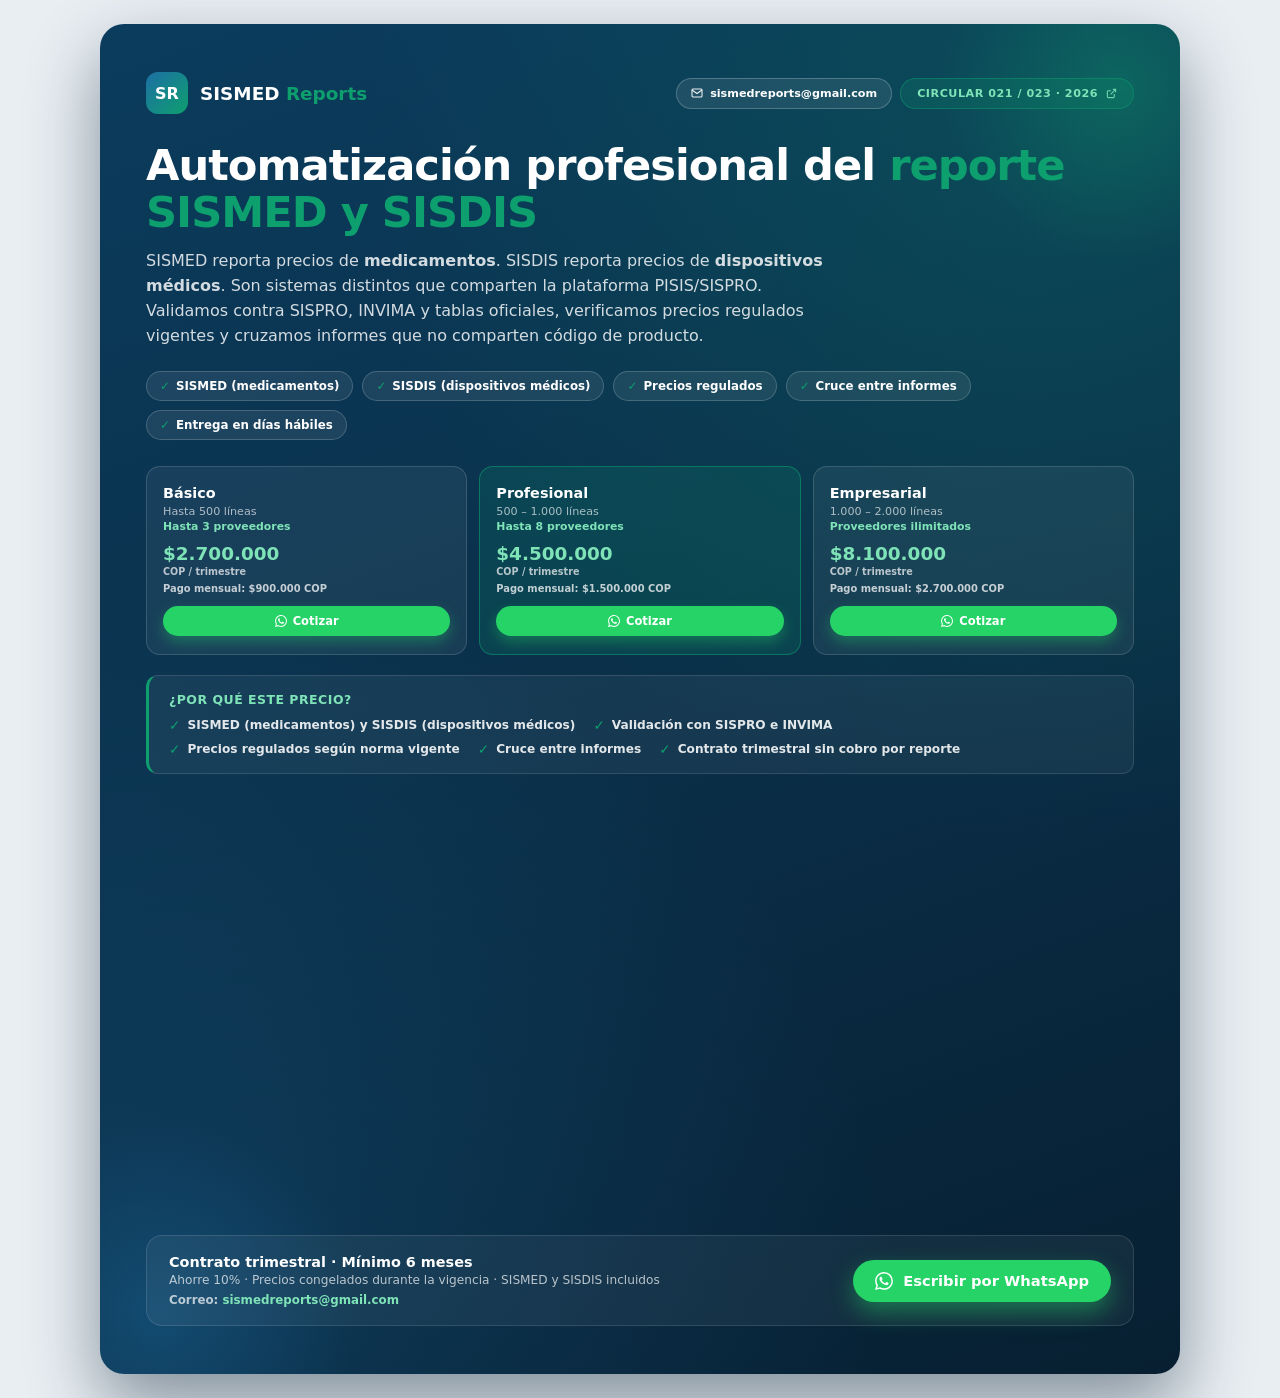
<file: flyer.html>
<!doctype html>
<html lang="es">
  <head>
    <meta charset="UTF-8" />
    <meta name="viewport" content="width=device-width, initial-scale=1.0" />
    <title>Flyer SISMED Reports — SISMED y SISDIS</title>
    <style>
      * { box-sizing: border-box; margin: 0; padding: 0; }
      body {
        font-family: "Segoe UI", system-ui, -apple-system, sans-serif;
        background: #e9eef3;
        display: flex;
        align-items: center;
        justify-content: center;
        min-height: 100vh;
        padding: 24px;
      }
      .flyer {
        width: 1080px;
        max-width: 100%;
        aspect-ratio: 4/5;
        background:
          radial-gradient(circle at 90% 8%, rgba(14, 159, 110, 0.2), transparent 45%),
          radial-gradient(circle at 5% 95%, rgba(29, 111, 165, 0.26), transparent 45%),
          linear-gradient(160deg, #0b3c5d 0%, #0a2e47 55%, #071f31 100%);
        color: #fff;
        border-radius: 24px;
        padding: 48px 46px;
        display: flex;
        flex-direction: column;
        position: relative;
        overflow: hidden;
        box-shadow: 0 30px 70px rgba(7, 31, 49, 0.45);
      }
      .flyer::before {
        content: "";
        position: absolute;
        top: -120px;
        right: -120px;
        width: 360px;
        height: 360px;
        border-radius: 50%;
        background: radial-gradient(circle, rgba(14, 159, 110, 0.32), transparent 70%);
      }
      .flyer::after {
        content: "";
        position: absolute;
        bottom: -140px;
        left: -140px;
        width: 400px;
        height: 400px;
        border-radius: 50%;
        background: radial-gradient(circle, rgba(29, 111, 165, 0.32), transparent 70%);
      }
      .flyer > * { position: relative; z-index: 2; }

      .f-top {
        display: flex;
        align-items: center;
        justify-content: space-between;
        margin-bottom: 28px;
        gap: 12px;
        flex-wrap: wrap;
      }
      .f-logo {
        display: flex;
        align-items: center;
        gap: 12px;
        font-weight: 800;
        font-size: 1.15rem;
        color: #fff;
      }
      .f-logo span { color: #0e9f6e; }
      .f-logo-mark {
        width: 42px;
        height: 42px;
        border-radius: 12px;
        background: linear-gradient(135deg, #1d6fa5, #0e9f6e);
        display: flex;
        align-items: center;
        justify-content: center;
        color: #fff;
        font-weight: 800;
        font-size: 1rem;
        flex-shrink: 0;
      }
      .f-top-actions { display: flex; align-items: center; gap: 8px; flex-wrap: wrap; }

      .f-badge {
        display: inline-flex;
        align-items: center;
        gap: 8px;
        background: rgba(14, 159, 110, 0.18);
        border: 1px solid rgba(14, 159, 110, 0.45);
        color: #7fe3b8;
        font-size: 0.7rem;
        font-weight: 800;
        padding: 8px 16px;
        border-radius: 50px;
        letter-spacing: 0.5px;
        text-decoration: none;
        transition: background 0.18s ease, border-color 0.18s ease, transform 0.18s ease;
      }
      .f-badge:hover {
        background: rgba(14, 159, 110, 0.28);
        border-color: rgba(14, 159, 110, 0.65);
        transform: translateY(-1px);
      }
      .f-badge svg { flex-shrink: 0; opacity: 0.85; }

      .f-mail {
        display: inline-flex;
        align-items: center;
        gap: 7px;
        background: rgba(255, 255, 255, 0.08);
        border: 1px solid rgba(255, 255, 255, 0.22);
        color: #fff;
        font-size: 0.7rem;
        font-weight: 700;
        padding: 8px 14px;
        border-radius: 50px;
        text-decoration: none;
        transition: background 0.18s ease, border-color 0.18s ease, transform 0.18s ease;
      }
      .f-mail:hover {
        background: rgba(255, 255, 255, 0.16);
        border-color: rgba(255, 255, 255, 0.4);
        transform: translateY(-1px);
      }
      .f-mail svg { flex-shrink: 0; opacity: 0.9; }

      .f-title {
        font-size: 2.7rem;
        line-height: 1.08;
        font-weight: 800;
        letter-spacing: -1px;
        margin-bottom: 14px;
        color: #fff;
      }
      .f-title em { font-style: normal; color: #0e9f6e; }
      .f-sub {
        font-size: 1rem;
        color: rgba(255, 255, 255, 0.82);
        max-width: 680px;
        margin-bottom: 22px;
        line-height: 1.55;
      }

      .f-pills { display: flex; gap: 9px; flex-wrap: wrap; margin-bottom: 26px; }
      .f-pill {
        background: rgba(255, 255, 255, 0.08);
        border: 1px solid rgba(255, 255, 255, 0.18);
        padding: 7px 13px;
        border-radius: 50px;
        font-size: 0.74rem;
        font-weight: 700;
        display: flex;
        align-items: center;
        gap: 6px;
      }
      .f-pill::before { content: "✓"; color: #0e9f6e; font-weight: 900; }

      .f-planes {
        display: grid;
        grid-template-columns: repeat(3, 1fr);
        gap: 12px;
        margin-bottom: 20px;
      }
      .f-plan {
        background: rgba(255, 255, 255, 0.06);
        border: 1px solid rgba(255, 255, 255, 0.14);
        border-radius: 14px;
        padding: 18px 16px;
        display: flex;
        flex-direction: column;
      }
      .f-plan.dest {
        background: rgba(14, 159, 110, 0.16);
        border-color: rgba(14, 159, 110, 0.55);
      }
      .f-plan h5 { font-size: 0.9rem; font-weight: 800; margin-bottom: 4px; color: #fff; }
      .f-plan .v { font-size: 0.7rem; color: rgba(255, 255, 255, 0.65); margin-bottom: 2px; }
      .f-plan .prov { font-size: 0.68rem; color: #7fe3b8; font-weight: 700; margin-bottom: 12px; }
      .f-plan .p {
        font-size: 1.15rem;
        font-weight: 800;
        color: #7fe3b8;
        line-height: 1;
        margin-bottom: 6px;
      }
      .f-plan .p small {
        font-size: 0.6rem;
        color: rgba(255, 255, 255, 0.7);
        display: block;
        margin-top: 4px;
        font-weight: 600;
      }
      .f-plan .f-total-trim {
        font-size: 0.62rem;
        color: rgba(255, 255, 255, 0.75);
        font-weight: 600;
        margin-bottom: 12px;
      }
      .f-plan .f-btn-mini {
        margin-top: auto;
        display: inline-flex;
        align-items: center;
        justify-content: center;
        gap: 6px;
        background: #25d366;
        color: #fff;
        font-weight: 800;
        font-size: 0.72rem;
        padding: 8px 12px;
        border-radius: 50px;
        text-decoration: none;
        box-shadow: 0 6px 14px rgba(37, 211, 102, 0.35);
        transition: transform 0.18s ease, box-shadow 0.18s ease;
      }
      .f-plan .f-btn-mini:hover {
        transform: translateY(-1px);
        box-shadow: 0 8px 18px rgba(37, 211, 102, 0.45);
      }
      .f-plan .f-btn-mini svg { width: 12px; height: 12px; }

      .f-justif {
        background: rgba(255, 255, 255, 0.05);
        border: 1px solid rgba(255, 255, 255, 0.12);
        border-left: 3px solid #0e9f6e;
        border-radius: 12px;
        padding: 16px 20px;
        margin-bottom: 20px;
      }
      .f-justif-title {
        font-size: 0.78rem;
        font-weight: 800;
        color: #7fe3b8;
        text-transform: uppercase;
        letter-spacing: 0.5px;
        margin-bottom: 10px;
      }
      .f-justif-list { display: flex; flex-wrap: wrap; gap: 8px 18px; list-style: none; }
      .f-justif-list li {
        display: flex;
        align-items: center;
        gap: 7px;
        font-size: 0.76rem;
        color: rgba(255, 255, 255, 0.88);
        font-weight: 600;
      }
      .f-justif-list li::before { content: "✓"; color: #0e9f6e; font-weight: 900; font-size: 0.85rem; }

      .f-cta {
        margin-top: auto;
        display: flex;
        align-items: center;
        justify-content: space-between;
        gap: 20px;
        flex-wrap: wrap;
        background: rgba(255, 255, 255, 0.05);
        border: 1px solid rgba(255, 255, 255, 0.12);
        border-radius: 16px;
        padding: 18px 22px;
      }
      .f-cta-text { font-size: 0.9rem; font-weight: 700; color: #fff; }
      .f-cta-text small {
        display: block;
        font-weight: 500;
        color: rgba(255, 255, 255, 0.7);
        font-size: 0.76rem;
        margin-top: 3px;
      }
      .f-cta-mail {
        display: block;
        font-size: 0.74rem;
        color: rgba(255, 255, 255, 0.7);
        margin-top: 6px;
      }
      .f-cta-mail a { color: #7fe3b8; font-weight: 700; text-decoration: none; }
      .f-cta-mail a:hover { text-decoration: underline; }
      .f-btn {
        display: inline-flex;
        align-items: center;
        gap: 10px;
        background: #25d366;
        color: #fff;
        font-weight: 800;
        font-size: 0.92rem;
        padding: 12px 22px;
        border-radius: 50px;
        text-decoration: none;
        white-space: nowrap;
        box-shadow: 0 10px 24px rgba(37, 211, 102, 0.45);
        transition: transform 0.18s ease, box-shadow 0.18s ease;
      }
      .f-btn:hover {
        transform: translateY(-2px);
        box-shadow: 0 14px 30px rgba(37, 211, 102, 0.55);
      }
      .f-btn svg { width: 18px; height: 18px; }

      @media (max-width: 760px) {
        .flyer { padding: 34px 24px; }
        .f-title { font-size: 1.9rem; }
        .f-planes { grid-template-columns: 1fr; }
        .f-justif-list { flex-direction: column; gap: 6px; }
        .f-cta { flex-direction: column; align-items: stretch; text-align: center; }
        .f-btn { justify-content: center; }
        .f-badge, .f-mail { font-size: 0.62rem; padding: 6px 12px; }
      }
    </style>
  </head>
  <body>
    <div class="flyer">
      <div class="f-top">
        <div class="f-logo">
          <div class="f-logo-mark">SR</div>
          <div>SISMED <span>Reports</span></div>
        </div>
        <div class="f-top-actions">
          <a
            class="f-mail"
            href="mailto:sismedreports@gmail.com?subject=Informaci%C3%B3n%20sobre%20SISMED%20Reports"
            aria-label="Enviar correo a SISMED Reports">
            <svg width="12" height="12" viewBox="0 0 24 24" fill="none" stroke="currentColor" stroke-width="2.2">
              <rect x="2" y="4" width="20" height="16" rx="2"></rect>
              <polyline points="22,6 12,13 2,6"></polyline>
            </svg>
            sismedreports@gmail.com
          </a>
          <a
            class="f-badge"
            href="https://www.minsalud.gov.co/salud/medicamentos-y-tecnologias/Paginas/medicamentos-regulacion-precios.aspx"
            target="_blank"
            rel="noopener">
            CIRCULAR 021 / 023 · 2026
            <svg width="11" height="11" viewBox="0 0 24 24" fill="none" stroke="currentColor" stroke-width="2.5">
              <path d="M18 13v6a2 2 0 01-2 2H5a2 2 0 01-2-2V8a2 2 0 012-2h6"></path>
              <polyline points="15 3 21 3 21 9"></polyline>
              <line x1="10" y1="14" x2="21" y2="3"></line>
            </svg>
          </a>
        </div>
      </div>

      <h1 class="f-title">
        Automatización profesional del
        <em>reporte SISMED y SISDIS</em>
      </h1>
      <p class="f-sub">
        SISMED reporta precios de <strong>medicamentos</strong>. SISDIS reporta precios de <strong>dispositivos médicos</strong>. Son sistemas distintos que
        comparten la plataforma PISIS/SISPRO. Validamos contra SISPRO, INVIMA y tablas oficiales, verificamos precios regulados vigentes y cruzamos informes que
        no comparten código de producto.
      </p>

      <div class="f-pills">
        <span class="f-pill">SISMED (medicamentos)</span>
        <span class="f-pill">SISDIS (dispositivos médicos)</span>
        <span class="f-pill">Precios regulados</span>
        <span class="f-pill">Cruce entre informes</span>
        <span class="f-pill">Entrega en días hábiles</span>
      </div>

      <div class="f-planes">
        <div class="f-plan">
          <h5>Básico</h5>
          <div class="v">Hasta 500 líneas</div>
          <div class="prov">Hasta 3 proveedores</div>
          <div class="p">$2.700.000<small>COP / trimestre</small></div>
          <div class="f-total-trim">Pago mensual: $900.000 COP</div>
          <a
            class="f-btn-mini"
            href="https://wa.me/573134289653?text=Hola%2C%20me%20interesa%20el%20Plan%20B%C3%A1sico%20(hasta%20500%20l%C3%ADneas%20y%203%20proveedores)"
            target="_blank"
            rel="noopener">
            <svg viewBox="0 0 24 24" fill="currentColor">
              <path
                d="M17.472 14.382c-.297-.149-1.758-.867-2.03-.967-.273-.099-.471-.148-.67.15-.197.297-.767.966-.94 1.164-.173.199-.347.223-.644.075-.297-.15-1.255-.463-2.39-1.475-.883-.788-1.48-1.761-1.653-2.059-.173-.297-.018-.458.13-.606.134-.133.298-.347.446-.52.149-.174.198-.298.298-.497.099-.198.05-.371-.025-.52-.075-.149-.669-1.612-.916-2.207-.242-.579-.487-.5-.669-.51l-.57-.01c-.198 0-.52.074-.792.372-.272.297-1.04 1.016-1.04 2.479 0 1.462 1.065 2.875 1.213 3.074.149.198 2.096 3.2 5.077 4.487.709.306 1.262.489 1.694.625.712.227 1.36.195 1.871.118.571-.085 1.758-.719 2.006-1.413.248-.694.248-1.289.173-1.413-.074-.124-.272-.198-.57-.347m-5.421 7.403h-.004a9.87 9.87 0 01-5.031-1.378l-.361-.214-3.741.982.998-3.648-.235-.374a9.86 9.86 0 01-1.51-5.26c.001-5.45 4.436-9.884 9.888-9.884 2.64 0 5.122 1.03 6.988 2.898a9.825 9.825 0 012.893 6.994c-.003 5.45-4.437 9.884-9.885 9.884m8.413-18.297A11.815 11.815 0 0012.05 0C5.495 0 .16 5.335.157 11.892c0 2.096.547 4.142 1.588 5.945L.057 24l6.305-1.654a11.882 11.882 0 005.683 1.448h.005c6.554 0 11.89-5.335 11.893-11.893a11.821 11.821 0 00-3.48-8.413z"></path>
            </svg>
            Cotizar
          </a>
        </div>

        <div class="f-plan dest">
          <h5>Profesional</h5>
          <div class="v">500 – 1.000 líneas</div>
          <div class="prov">Hasta 8 proveedores</div>
          <div class="p">$4.500.000<small>COP / trimestre</small></div>
          <div class="f-total-trim">Pago mensual: $1.500.000 COP</div>
          <a
            class="f-btn-mini"
            href="https://wa.me/573134289653?text=Hola%2C%20me%20interesa%20el%20Plan%20Profesional%20(500%20a%201.000%20l%C3%ADneas%20y%208%20proveedores)"
            target="_blank"
            rel="noopener">
            <svg viewBox="0 0 24 24" fill="currentColor">
              <path
                d="M17.472 14.382c-.297-.149-1.758-.867-2.03-.967-.273-.099-.471-.148-.67.15-.197.297-.767.966-.94 1.164-.173.199-.347.223-.644.075-.297-.15-1.255-.463-2.39-1.475-.883-.788-1.48-1.761-1.653-2.059-.173-.297-.018-.458.13-.606.134-.133.298-.347.446-.52.149-.174.198-.298.298-.497.099-.198.05-.371-.025-.52-.075-.149-.669-1.612-.916-2.207-.242-.579-.487-.5-.669-.51l-.57-.01c-.198 0-.52.074-.792.372-.272.297-1.04 1.016-1.04 2.479 0 1.462 1.065 2.875 1.213 3.074.149.198 2.096 3.2 5.077 4.487.709.306 1.262.489 1.694.625.712.227 1.36.195 1.871.118.571-.085 1.758-.719 2.006-1.413.248-.694.248-1.289.173-1.413-.074-.124-.272-.198-.57-.347m-5.421 7.403h-.004a9.87 9.87 0 01-5.031-1.378l-.361-.214-3.741.982.998-3.648-.235-.374a9.86 9.86 0 01-1.51-5.26c.001-5.45 4.436-9.884 9.888-9.884 2.64 0 5.122 1.03 6.988 2.898a9.825 9.825 0 012.893 6.994c-.003 5.45-4.437 9.884-9.885 9.884m8.413-18.297A11.815 11.815 0 0012.05 0C5.495 0 .16 5.335.157 11.892c0 2.096.547 4.142 1.588 5.945L.057 24l6.305-1.654a11.882 11.882 0 005.683 1.448h.005c6.554 0 11.89-5.335 11.893-11.893a11.821 11.821 0 00-3.48-8.413z"></path>
            </svg>
            Cotizar
          </a>
        </div>

        <div class="f-plan">
          <h5>Empresarial</h5>
          <div class="v">1.000 – 2.000 líneas</div>
          <div class="prov">Proveedores ilimitados</div>
          <div class="p">$8.100.000<small>COP / trimestre</small></div>
          <div class="f-total-trim">Pago mensual: $2.700.000 COP</div>
          <a
            class="f-btn-mini"
            href="https://wa.me/573134289653?text=Hola%2C%20me%20interesa%20el%20Plan%20Empresarial%20(1.000%20a%202.000%20l%C3%ADneas%20y%20proveedores%20ilimitados)"
            target="_blank"
            rel="noopener">
            <svg viewBox="0 0 24 24" fill="currentColor">
              <path
                d="M17.472 14.382c-.297-.149-1.758-.867-2.03-.967-.273-.099-.471-.148-.67.15-.197.297-.767.966-.94 1.164-.173.199-.347.223-.644.075-.297-.15-1.255-.463-2.39-1.475-.883-.788-1.48-1.761-1.653-2.059-.173-.297-.018-.458.13-.606.134-.133.298-.347.446-.52.149-.174.198-.298.298-.497.099-.198.05-.371-.025-.52-.075-.149-.669-1.612-.916-2.207-.242-.579-.487-.5-.669-.51l-.57-.01c-.198 0-.52.074-.792.372-.272.297-1.04 1.016-1.04 2.479 0 1.462 1.065 2.875 1.213 3.074.149.198 2.096 3.2 5.077 4.487.709.306 1.262.489 1.694.625.712.227 1.36.195 1.871.118.571-.085 1.758-.719 2.006-1.413.248-.694.248-1.289.173-1.413-.074-.124-.272-.198-.57-.347m-5.421 7.403h-.004a9.87 9.87 0 01-5.031-1.378l-.361-.214-3.741.982.998-3.648-.235-.374a9.86 9.86 0 01-1.51-5.26c.001-5.45 4.436-9.884 9.888-9.884 2.64 0 5.122 1.03 6.988 2.898a9.825 9.825 0 012.893 6.994c-.003 5.45-4.437 9.884-9.885 9.884m8.413-18.297A11.815 11.815 0 0012.05 0C5.495 0 .16 5.335.157 11.892c0 2.096.547 4.142 1.588 5.945L.057 24l6.305-1.654a11.882 11.882 0 005.683 1.448h.005c6.554 0 11.89-5.335 11.893-11.893a11.821 11.821 0 00-3.48-8.413z"></path>
            </svg>
            Cotizar
          </a>
        </div>
      </div>

      <div class="f-justif">
        <div class="f-justif-title">¿Por qué este precio?</div>
        <ul class="f-justif-list">
          <li>SISMED (medicamentos) y SISDIS (dispositivos médicos)</li>
          <li>Validación con SISPRO e INVIMA</li>
          <li>Precios regulados según norma vigente</li>
          <li>Cruce entre informes</li>
          <li>Contrato trimestral sin cobro por reporte</li>
        </ul>
      </div>

      <div class="f-cta">
        <div class="f-cta-text">
          Contrato trimestral · Mínimo 6 meses
          <small>Ahorre 10% · Precios congelados durante la vigencia · SISMED y SISDIS incluidos</small>
          <span class="f-cta-mail">Correo: <a href="mailto:sismedreports@gmail.com">sismedreports@gmail.com</a></span>
        </div>
        <a class="f-btn" href="https://wa.me/573134289653?text=Hola%2C%20quiero%20informaci%C3%B3n%20sobre%20SISMED%20Reports" target="_blank" rel="noopener">
          <svg viewBox="0 0 24 24" fill="currentColor">
            <path
              d="M17.472 14.382c-.297-.149-1.758-.867-2.03-.967-.273-.099-.471-.148-.67.15-.197.297-.767.966-.94 1.164-.173.199-.347.223-.644.075-.297-.15-1.255-.463-2.39-1.475-.883-.788-1.48-1.761-1.653-2.059-.173-.297-.018-.458.13-.606.134-.133.298-.347.446-.52.149-.174.198-.298.298-.497.099-.198.05-.371-.025-.52-.075-.149-.669-1.612-.916-2.207-.242-.579-.487-.5-.669-.51l-.57-.01c-.198 0-.52.074-.792.372-.272.297-1.04 1.016-1.04 2.479 0 1.462 1.065 2.875 1.213 3.074.149.198 2.096 3.2 5.077 4.487.709.306 1.262.489 1.694.625.712.227 1.36.195 1.871.118.571-.085 1.758-.719 2.006-1.413.248-.694.248-1.289.173-1.413-.074-.124-.272-.198-.57-.347m-5.421 7.403h-.004a9.87 9.87 0 01-5.031-1.378l-.361-.214-3.741.982.998-3.648-.235-.374a9.86 9.86 0 01-1.51-5.26c.001-5.45 4.436-9.884 9.888-9.884 2.64 0 5.122 1.03 6.988 2.898a9.825 9.825 0 012.893 6.994c-.003 5.45-4.437 9.884-9.885 9.884m8.413-18.297A11.815 11.815 0 0012.05 0C5.495 0 .16 5.335.157 11.892c0 2.096.547 4.142 1.588 5.945L.057 24l6.305-1.654a11.882 11.882 0 005.683 1.448h.005c6.554 0 11.89-5.335 11.893-11.893a11.821 11.821 0 00-3.48-8.413z"></path>
          </svg>
          Escribir por WhatsApp
        </a>
      </div>
    </div>
  </body>
</html>
</file>
<file: style.css>
/* ============================================================
   SISMED Reports — Hoja de estilos principal
   ============================================================ */

:root {
  --azul-900: #071f31;
  --azul-800: #0a2e47;
  --azul-700: #0b3c5d;
  --azul-600: #1d6fa5;
  --azul-500: #2e86c1;
  --verde-600: #0e9f6e;
  --verde-500: #25d366;
  --verde-300: #7fe3b8;
  --dorado: #e6b325;
  --rojo: #d64545;
  --gris-50: #f7fafd;
  --gris-100: #eef4fa;
  --gris-200: #dce7f1;
  --gris-300: #c9d9e6;
  --gris-500: #5a7386;
  --gris-700: #3e5a70;
  --texto: #0b3c5d;
  --texto-suave: #456178;

  --container: 1180px;
  --radius-sm: 10px;
  --radius: 16px;
  --radius-lg: 22px;

  --shadow-sm: 0 4px 12px rgba(11, 60, 93, 0.06);
  --shadow: 0 12px 30px rgba(11, 60, 93, 0.08);
  --shadow-lg: 0 24px 50px rgba(11, 60, 93, 0.12);
}

*,
*::before,
*::after {
  box-sizing: border-box;
}
html {
  scroll-behavior: smooth;
}
body {
  background: #fff;
  color: var(--texto);
  font-family:
    "Segoe UI",
    system-ui,
    -apple-system,
    sans-serif;
  -webkit-font-smoothing: antialiased;
  line-height: 1.6;
  margin: 0;
}
img,
svg {
  display: block;
  max-width: 100%;
}
a {
  color: inherit;
  text-decoration: none;
}
ul {
  list-style: none;
  margin: 0;
  padding: 0;
}
h1,
h2,
h3,
h4 {
  letter-spacing: -0.02em;
  line-height: 1.2;
  margin: 0;
}

.container {
  margin: 0 auto;
  max-width: var(--container);
  padding: 0 clamp(1rem, 3vw, 2rem);
  width: 100%;
}

section {
  padding: clamp(3rem, 6vw, 5.5rem) 0;
}
section.alt {
  background: var(--gris-50);
}

.section-title {
  margin: 0 auto clamp(2rem, 4vw, 3.5rem);
  max-width: 780px;
  text-align: center;
}
.section-title h2 {
  color: var(--texto);
  font-size: clamp(1.6rem, 3.2vw, 2.4rem);
  margin-bottom: 0.6rem;
}
.section-title p {
  color: var(--texto-suave);
  font-size: clamp(0.95rem, 1.5vw, 1.05rem);
  line-height: 1.6;
}

/* HEADER */
.header {
  backdrop-filter: blur(10px);
  background: rgba(255, 255, 255, 0.92);
  border-bottom: 1px solid var(--gris-200);
  position: sticky;
  top: 0;
  z-index: 50;
}
.header-inner {
  align-items: center;
  display: flex;
  gap: 1rem;
  justify-content: space-between;
  padding: 14px 0;
}
.header-actions {
  align-items: center;
  display: flex;
  flex-wrap: wrap;
  gap: 8px;
}
.logo {
  align-items: center;
  color: var(--texto);
  display: flex;
  font-size: 1.15rem;
  font-weight: 800;
  gap: 12px;
}
.logo span {
  color: var(--verde-600);
}
.logo-mark {
  align-items: center;
  background: linear-gradient(135deg, var(--azul-600), var(--verde-600));
  border-radius: 12px;
  color: #fff;
  display: flex;
  font-size: 1rem;
  font-weight: 800;
  height: 42px;
  justify-content: center;
  width: 42px;
}

/* BOTONES */
.btn-wa {
  align-items: center;
  background: var(--verde-500);
  border-radius: 50px;
  box-shadow: 0 8px 20px rgba(37, 211, 102, 0.35);
  color: #fff;
  display: inline-flex;
  font-size: 0.95rem;
  font-weight: 700;
  gap: 10px;
  padding: 13px 22px;
  transition:
    transform 0.18s ease,
    box-shadow 0.18s ease;
  white-space: nowrap;
}
.btn-wa:hover {
  box-shadow: 0 12px 26px rgba(37, 211, 102, 0.45);
  transform: translateY(-2px);
}
.btn-wa svg {
  flex-shrink: 0;
  height: 20px;
  width: 20px;
}
.btn-wa-sm {
  font-size: 0.85rem;
  padding: 10px 16px;
}
.btn-wa-sm svg {
  height: 16px;
  width: 16px;
}
.btn-wa-lg {
  font-size: 1.05rem;
  padding: 16px 30px;
}
.btn-wa-lg svg {
  height: 22px;
  width: 22px;
}

.btn-mail {
  align-items: center;
  background: var(--azul-600);
  border-radius: 50px;
  box-shadow: 0 8px 20px rgba(29, 111, 165, 0.3);
  color: #fff;
  display: inline-flex;
  font-size: 0.95rem;
  font-weight: 700;
  gap: 10px;
  padding: 13px 22px;
  transition:
    transform 0.18s ease,
    box-shadow 0.18s ease;
  white-space: nowrap;
}
.btn-mail:hover {
  box-shadow: 0 12px 26px rgba(29, 111, 165, 0.42);
  transform: translateY(-2px);
}
.btn-mail svg {
  flex-shrink: 0;
  height: 20px;
  width: 20px;
}
.btn-mail-sm {
  font-size: 0.85rem;
  padding: 10px 16px;
}
.btn-mail-sm svg {
  height: 16px;
  width: 16px;
}

.btn-outline {
  align-items: center;
  border: 2px solid var(--azul-600);
  border-radius: 50px;
  color: var(--azul-600);
  display: inline-flex;
  font-size: 0.95rem;
  font-weight: 700;
  gap: 10px;
  padding: 12px 24px;
  transition:
    background 0.18s ease,
    color 0.18s ease;
}
.btn-outline:hover {
  background: var(--azul-600);
  color: #fff;
}

/* HERO */
.hero {
  background:
    radial-gradient(circle at 90% 10%, rgba(14, 159, 110, 0.1), transparent 45%), radial-gradient(circle at 10% 90%, rgba(29, 111, 165, 0.12), transparent 45%),
    linear-gradient(160deg, #f7fafd 0%, #eef4fa 100%);
  padding: clamp(4rem, 8vw, 7rem) 0 clamp(3rem, 6vw, 5rem);
  text-align: center;
}
.badge {
  background: rgba(14, 159, 110, 0.12);
  border: 1px solid rgba(14, 159, 110, 0.35);
  border-radius: 50px;
  color: var(--verde-600);
  display: inline-block;
  font-size: 0.8rem;
  font-weight: 700;
  letter-spacing: 0.3px;
  margin-bottom: 1.5rem;
  padding: 8px 18px;
}
.hero h1 {
  color: var(--azul-900);
  font-size: clamp(2rem, 5.5vw, 3.6rem);
  line-height: 1.08;
  margin: 0 auto 1.2rem;
  max-width: 900px;
}
.hero h1 em {
  color: var(--verde-600);
  font-style: normal;
}
.hero .sub {
  color: var(--texto-suave);
  font-size: clamp(1rem, 1.6vw, 1.15rem);
  line-height: 1.65;
  margin: 0 auto 2rem;
  max-width: 720px;
}
.hero-actions {
  display: flex;
  flex-wrap: wrap;
  gap: 14px;
  justify-content: center;
  margin-bottom: 2.5rem;
}
.hero-trust {
  color: var(--texto-suave);
  display: flex;
  flex-wrap: wrap;
  font-size: 0.92rem;
  font-weight: 600;
  gap: 12px 28px;
  justify-content: center;
}
.hero-trust > div {
  align-items: center;
  display: flex;
  gap: 8px;
}
.hero-trust svg {
  color: var(--verde-600);
  flex-shrink: 0;
  height: 18px;
  width: 18px;
}

.badge-link {
  align-items: center;
  display: inline-flex;
  gap: 8px;
  text-decoration: none;
  transition:
    background 0.18s ease,
    border-color 0.18s ease,
    transform 0.18s ease;
}
.badge-link:hover {
  background: rgba(14, 159, 110, 0.2);
  border-color: rgba(14, 159, 110, 0.55);
  transform: translateY(-1px);
}
.badge-link svg {
  flex-shrink: 0;
  opacity: 0.85;
}

/* GRIDS */
.grid-3,
.grid-4 {
  display: grid;
  gap: 24px;
}
.grid-3 {
  grid-template-columns: repeat(3, 1fr);
}
.grid-4 {
  grid-template-columns: repeat(4, 1fr);
}

/* CARDS */
.card {
  background: #fff;
  border: 1px solid var(--gris-200);
  border-radius: var(--radius);
  display: flex;
  flex-direction: column;
  padding: 28px 26px;
  transition:
    transform 0.18s ease,
    box-shadow 0.18s ease;
}
.card:hover {
  box-shadow: var(--shadow);
  transform: translateY(-4px);
}
.card h3 {
  color: var(--texto);
  font-size: 1.1rem;
  margin: 16px 0 10px;
}
.card p {
  color: var(--texto-suave);
  font-size: 0.94rem;
  line-height: 1.6;
  margin: 0;
}
.icon {
  align-items: center;
  border-radius: 12px;
  display: flex;
  flex-shrink: 0;
  height: 46px;
  justify-content: center;
  width: 46px;
}
.icon svg {
  height: 22px;
  width: 22px;
}
.icon-blue {
  background: rgba(29, 111, 165, 0.12);
  color: var(--azul-600);
}
.icon-green {
  background: rgba(14, 159, 110, 0.12);
  color: var(--verde-600);
}
.icon-gold {
  background: rgba(230, 179, 37, 0.15);
  color: var(--dorado);
}
.icon-red {
  background: rgba(214, 69, 69, 0.12);
  color: var(--rojo);
}

/* PANELES */
.two-col {
  align-items: stretch;
  display: grid;
  gap: 24px;
  grid-template-columns: 1fr 1fr;
}
.panel {
  border-radius: var(--radius);
  padding: 32px 30px;
}
.panel h3 {
  align-items: center;
  display: flex;
  font-size: 1.15rem;
  gap: 10px;
  margin-bottom: 18px;
}
.panel h3 svg {
  flex-shrink: 0;
}
.panel ul li {
  color: var(--texto-suave);
  font-size: 0.95rem;
  line-height: 1.55;
  margin-bottom: 12px;
  padding-left: 26px;
  position: relative;
}
.panel ul li::before {
  border-radius: 50%;
  content: "";
  height: 8px;
  left: 0;
  position: absolute;
  top: 0.55em;
  width: 8px;
}
.panel ul li strong {
  color: var(--texto);
}
.panel-problema {
  background: #fff7f7;
  border: 1px solid #f3d9d9;
}
.panel-problema h3 {
  color: var(--rojo);
}
.panel-problema ul li::before {
  background: var(--rojo);
}
.panel-solucion {
  background: #f1fbf6;
  border: 1px solid #c9ebd9;
}
.panel-solucion h3 {
  color: var(--verde-600);
}
.panel-solucion ul li::before {
  background: var(--verde-600);
}

/* HIGHLIGHT */
.highlight {
  background: linear-gradient(135deg, var(--azul-900), var(--azul-800));
  border-radius: var(--radius-lg);
  color: #fff;
  padding: clamp(2.5rem, 5vw, 3.5rem);
  text-align: center;
}
.highlight h3 {
  color: #fff;
  font-size: clamp(1.3rem, 2.6vw, 1.9rem);
  margin-bottom: 1rem;
}
.highlight > p {
  color: rgba(255, 255, 255, 0.82);
  font-size: 1.02rem;
  line-height: 1.65;
  margin: 0 auto 2.5rem;
  max-width: 820px;
}
.steps {
  display: grid;
  gap: 20px;
  grid-template-columns: repeat(4, 1fr);
  text-align: left;
}
.step {
  background: rgba(255, 255, 255, 0.06);
  border: 1px solid rgba(255, 255, 255, 0.12);
  border-radius: var(--radius);
  padding: 20px 18px;
}
.step .num {
  align-items: center;
  background: linear-gradient(135deg, var(--azul-600), var(--verde-600));
  border-radius: 50%;
  color: #fff;
  display: inline-flex;
  font-size: 0.85rem;
  font-weight: 800;
  height: 32px;
  justify-content: center;
  margin-bottom: 12px;
  width: 32px;
}
.step p {
  color: rgba(255, 255, 255, 0.85);
  font-size: 0.9rem;
  line-height: 1.5;
  margin: 0;
}

/* JUSTIFICACIÓN */
.justificacion-precios {
  background: linear-gradient(135deg, #f7fafd 0%, #eef4fa 100%);
  border: 1px solid var(--gris-200);
  border-radius: var(--radius-lg);
  margin: 0 0 clamp(2.5rem, 5vw, 4rem);
  overflow: hidden;
  padding: clamp(1.8rem, 4vw, 2.5rem);
  position: relative;
}
.justificacion-precios::before {
  background: linear-gradient(180deg, var(--azul-600), var(--verde-600));
  content: "";
  height: 100%;
  left: 0;
  position: absolute;
  top: 0;
  width: 5px;
}
.justif-titulo {
  color: var(--texto);
  font-size: clamp(1.15rem, 2vw, 1.4rem);
  margin: 0 0 0.7rem;
}
.justif-intro {
  color: var(--texto-suave);
  font-size: 0.98rem;
  line-height: 1.65;
  margin: 0 0 2rem;
  max-width: 820px;
}
.justif-grid {
  display: grid;
  gap: 16px;
  grid-template-columns: repeat(4, 1fr);
  margin-bottom: 1.8rem;
}
.justif-card {
  background: #fff;
  border: 1px solid var(--gris-200);
  border-radius: var(--radius-sm);
  padding: 22px 20px;
  transition:
    transform 0.18s ease,
    box-shadow 0.18s ease;
}
.justif-card:hover {
  box-shadow: var(--shadow-sm);
  transform: translateY(-3px);
}
.justif-icon {
  align-items: center;
  background: linear-gradient(135deg, var(--azul-600), var(--verde-600));
  border-radius: 50%;
  color: #fff;
  display: flex;
  font-size: 0.95rem;
  font-weight: 800;
  height: 36px;
  justify-content: center;
  margin-bottom: 14px;
  width: 36px;
}
.justif-card h4 {
  color: var(--texto);
  font-size: 0.98rem;
  line-height: 1.3;
  margin: 0 0 8px;
}
.justif-card p {
  color: var(--gris-700);
  font-size: 0.86rem;
  line-height: 1.55;
  margin: 0;
}
.justif-cierre {
  border-top: 1px dashed var(--gris-300);
  color: var(--texto);
  font-size: 0.94rem;
  font-weight: 600;
  margin: 0;
  padding-top: 18px;
  text-align: center;
}

/* PLANES */
.planes {
  align-items: stretch;
  display: grid;
  gap: 24px;
  grid-template-columns: repeat(3, 1fr);
}
.plan {
  background: #fff;
  border: 1px solid var(--gris-200);
  border-radius: var(--radius-lg);
  display: flex;
  flex-direction: column;
  padding: 32px 28px;
  position: relative;
  transition:
    transform 0.18s ease,
    box-shadow 0.18s ease;
}
.plan:hover {
  box-shadow: var(--shadow);
  transform: translateY(-4px);
}
.plan.destacado {
  border: 2px solid var(--verde-600);
  box-shadow: 0 16px 40px rgba(14, 159, 110, 0.15);
}
.plan .tag {
  background: var(--verde-600);
  border-radius: 50px;
  color: #fff;
  font-size: 0.72rem;
  font-weight: 800;
  left: 50%;
  letter-spacing: 0.5px;
  padding: 6px 16px;
  position: absolute;
  top: -13px;
  transform: translateX(-50%);
  white-space: nowrap;
}
.plan h3 {
  color: var(--texto);
  font-size: 1.25rem;
  margin-bottom: 6px;
}
.plan .volumen {
  color: var(--texto-suave);
  font-size: 0.9rem;
  margin-bottom: 4px;
}
.plan .proveedores {
  color: var(--verde-600);
  font-size: 0.82rem;
  font-weight: 700;
  letter-spacing: 0.2px;
  margin-bottom: 18px;
}
.plan .precio {
  color: var(--azul-700);
  font-size: clamp(1.7rem, 3vw, 2.1rem);
  font-weight: 800;
  line-height: 1;
  margin-bottom: 6px;
}
.plan .precio small {
  color: var(--texto-suave);
  display: block;
  font-size: 0.8rem;
  font-weight: 600;
  margin-top: 6px;
}
.plan .total-trim {
  color: var(--texto-suave);
  font-size: 0.82rem;
  margin-bottom: 20px;
}
.plan ul {
  flex-grow: 1;
  margin: 0 0 24px;
}
.plan ul li {
  color: var(--texto-suave);
  font-size: 0.92rem;
  line-height: 1.5;
  margin-bottom: 11px;
  padding-left: 26px;
  position: relative;
}
.plan ul li::before {
  color: var(--verde-600);
  content: "✓";
  font-size: 0.95rem;
  font-weight: 900;
  left: 0;
  position: absolute;
  top: 0;
}
.plan .btn-wa {
  justify-content: center;
  margin-top: auto;
}

/* CTA INTERMEDIO */
.cta-intermedio {
  align-items: center;
  background: linear-gradient(135deg, var(--azul-900), var(--azul-800));
  border-radius: var(--radius-lg);
  color: #fff;
  display: flex;
  flex-wrap: wrap;
  gap: 24px;
  justify-content: space-between;
  margin: clamp(2.5rem, 5vw, 4rem) 0 0;
  padding: clamp(1.8rem, 3.5vw, 2.2rem) clamp(1.5rem, 3vw, 2rem);
}
.cta-intermedio p {
  font-size: 0.98rem;
  line-height: 1.55;
  margin: 0;
  max-width: 660px;
}
.cta-intermedio strong {
  color: var(--verde-300);
}

/* TABLA */
.tabla-wrap {
  background: #fff;
  border: 1px solid var(--gris-200);
  border-radius: var(--radius);
  overflow-x: auto;
}
.tabla-wrap table {
  border-collapse: collapse;
  min-width: 680px;
  width: 100%;
}
.tabla-wrap th,
.tabla-wrap td {
  border-bottom: 1px solid var(--gris-200);
  font-size: 0.92rem;
  padding: 16px 18px;
  text-align: left;
}
.tabla-wrap th {
  background: var(--gris-50);
  color: var(--texto);
  font-size: 0.85rem;
  font-weight: 700;
  letter-spacing: 0.3px;
  text-transform: uppercase;
}
.tabla-wrap tbody tr:last-child td {
  border-bottom: none;
}
.tabla-wrap tbody tr:hover {
  background: var(--gris-50);
}
.tabla-wrap td .btn-wa-sm {
  font-size: 0.78rem;
  padding: 7px 14px;
}
.nota-tabla {
  color: var(--texto-suave);
  font-size: 0.88rem;
  line-height: 1.6;
  margin-top: 20px;
  max-width: 900px;
}

/* CTA FINAL */
.cta-final {
  background: linear-gradient(135deg, var(--azul-900), var(--azul-700));
  color: #fff;
  padding: clamp(3.5rem, 7vw, 5.5rem) 0;
  text-align: center;
}
.cta-final h2 {
  color: #fff;
  font-size: clamp(1.6rem, 3.5vw, 2.4rem);
  margin-bottom: 1rem;
}
.cta-final p {
  color: rgba(255, 255, 255, 0.85);
  font-size: 1.02rem;
  line-height: 1.6;
  margin: 0 auto 2.2rem;
  max-width: 680px;
}
.cta-final-botones {
  display: flex;
  flex-wrap: wrap;
  gap: 14px;
  justify-content: center;
  margin: 0 auto;
  max-width: 900px;
}
.btn-outline-claro {
  border-color: rgba(255, 255, 255, 0.55);
  color: #fff;
}
.btn-outline-claro:hover {
  background: rgba(255, 255, 255, 0.15);
  border-color: #fff;
  color: #fff;
}
.cta-final-mail {
  color: rgba(255, 255, 255, 0.8);
  font-size: 0.95rem;
  margin: 1.6rem auto 0 !important;
  max-width: none !important;
  text-align: center;
}
.cta-final-mail a {
  color: var(--verde-300);
  font-weight: 700;
  text-decoration: none;
}
.cta-final-mail a:hover {
  text-decoration: underline;
}

/* FOOTER */
.footer {
  background: var(--azul-900);
  color: rgba(255, 255, 255, 0.75);
  padding: 32px 0;
}
.footer-inner {
  align-items: center;
  display: flex;
  flex-wrap: wrap;
  gap: 20px;
  justify-content: space-between;
}
.footer .logo {
  color: #fff;
}
.footer p {
  color: rgba(255, 255, 255, 0.6);
  font-size: 0.88rem;
  margin: 0;
}
.footer-contacto {
  color: rgba(255, 255, 255, 0.7);
  font-size: 0.88rem;
}
.footer-contacto a {
  color: var(--verde-300);
  font-weight: 600;
  text-decoration: none;
}
.footer-contacto a:hover {
  text-decoration: underline;
}
.footer-sep {
  margin: 0 6px;
  opacity: 0.6;
}
.footer .btn-wa-sm {
  flex-shrink: 0;
}

/* FLOAT WA */
.wa-float {
  align-items: center;
  background: var(--verde-500);
  border-radius: 50%;
  bottom: 24px;
  box-shadow: 0 12px 28px rgba(37, 211, 102, 0.45);
  color: #fff;
  display: flex;
  height: 58px;
  justify-content: center;
  position: fixed;
  right: 24px;
  transition:
    transform 0.18s ease,
    box-shadow 0.18s ease;
  width: 58px;
  z-index: 100;
}
.wa-float:hover {
  box-shadow: 0 16px 34px rgba(37, 211, 102, 0.55);
  transform: scale(1.08);
}
.wa-float svg {
  height: 30px;
  width: 30px;
}

/* RESPONSIVE */
@media (max-width: 1024px) {
  .grid-4 {
    grid-template-columns: repeat(2, 1fr);
  }
  .justif-grid {
    grid-template-columns: repeat(2, 1fr);
  }
  .steps {
    grid-template-columns: repeat(2, 1fr);
  }
}
@media (max-width: 900px) {
  .grid-3 {
    grid-template-columns: repeat(2, 1fr);
  }
  .planes {
    grid-template-columns: 1fr;
  }
  .two-col {
    grid-template-columns: 1fr;
  }
}
@media (max-width: 640px) {
  .grid-3,
  .grid-4 {
    grid-template-columns: 1fr;
  }
  .justif-grid {
    grid-template-columns: 1fr;
  }
  .steps {
    grid-template-columns: 1fr;
  }
  .header-inner {
    padding: 12px 0;
  }
  .header-actions {
    gap: 6px;
  }
  .header-actions .btn-mail-sm,
  .header-actions .btn-wa-sm {
    font-size: 0.78rem;
    padding: 8px 12px;
  }
  .logo {
    font-size: 1rem;
  }
  .logo-mark {
    height: 38px;
    width: 38px;
  }
  .hero-trust {
    font-size: 0.85rem;
    gap: 10px 18px;
  }
  .hero-actions {
    align-items: stretch;
    flex-direction: column;
  }
  .hero-actions .btn-wa,
  .hero-actions .btn-outline {
    justify-content: center;
  }
  .cta-intermedio {
    flex-direction: column;
    text-align: center;
  }
  .cta-final-botones .btn-wa-lg,
  .cta-final-botones .btn-outline {
    justify-content: center;
    width: 100%;
  }
  .footer-inner {
    flex-direction: column;
    text-align: center;
  }
  .wa-float {
    bottom: 18px;
    height: 52px;
    right: 18px;
    width: 52px;
  }
  .wa-float svg {
    height: 26px;
    width: 26px;
  }
  .plan {
    padding: 26px 22px;
  }
}
</file>
